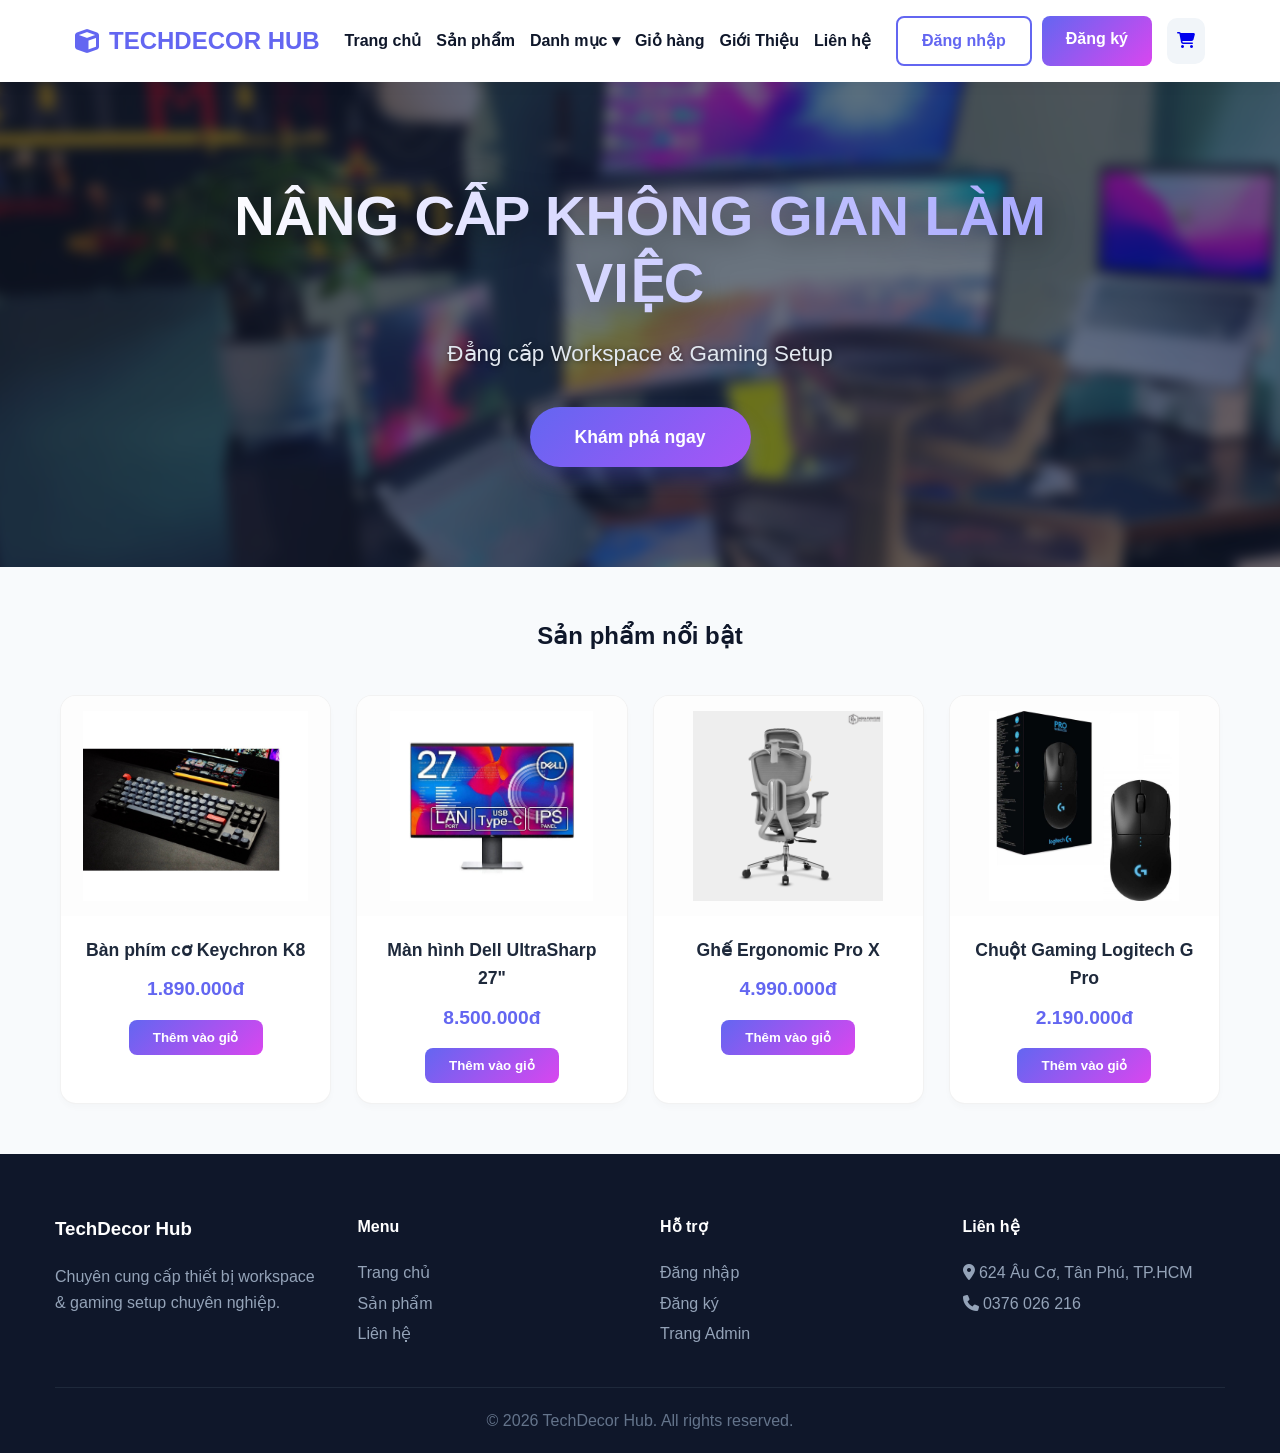
<file: index.html>
<!DOCTYPE html>
<html lang="vi">
<head>
    <meta charset="UTF-8">
    <meta name="viewport" content="width=device-width, initial-scale=1.0">
    <title>TechDecor Hub - Trang chủ</title>
    <link rel="stylesheet" href="style.css">
    <link rel="stylesheet" href="https://cdnjs.cloudflare.com/ajax/libs/font-awesome/6.4.0/css/all.min.css">
    <style>
        /* CSS FIX LỖI HIỂN THỊ */
        .hero {
            background: linear-gradient(rgba(15, 23, 42, 0.75), rgba(99, 102, 241, 0.6)),
                        url('images/banners/hero-bg.jpg') center/cover;
            color: white; padding: 100px 20px; text-align: center;
            min-height: 450px; display: flex; align-items: center; justify-content: center;
        }

        .products-grid {
            display: grid !important;
            grid-template-columns: repeat(auto-fill, minmax(260px, 1fr)) !important;
            gap: 25px !important;
            width: 100%; max-width: 1200px; margin: 40px auto; padding: 0 20px;
        }

        .product-card {
            background: #fff; border-radius: 16px; overflow: hidden;
            border: 1px solid rgba(0,0,0,0.05); transition: 0.3s;
            display: flex; flex-direction: column; box-shadow: 0 4px 6px rgba(0,0,0,0.02);
        }

        .product-card:hover { transform: translateY(-10px); box-shadow: 0 20px 25px -5px rgba(0,0,0,0.1); }

        .product-image {
            width: 100%; height: 220px; background: #fdfdfd;
            display: flex; align-items: center; justify-content: center; padding: 15px;
        }

        .product-image img { max-width: 100%; max-height: 100%; object-fit: contain; }

        /* Style cho thông báo Toast (Thay thế alert 127.0.0.1) */
        #toast-msg {
            position: fixed; bottom: 20px; right: 20px;
            background: #10b981; color: white; padding: 15px 25px;
            border-radius: 8px; box-shadow: 0 4px 12px rgba(0,0,0,0.15);
            display: none; z-index: 10000; animation: slideIn 0.3s ease;
        }
        @keyframes slideIn { from { transform: translateX(100%); } to { transform: translateX(0); } }
    </style>
</head>
<body>
    <div id="toast-msg">✅ Đã thêm vào giỏ hàng!</div>

    <header class="header">
        <div class="container">
            <nav class="navbar">
                <a href="index.html" class="logo">
                    <i class="fas fa-cube"></i> <span>TechDecor Hub</span>
                </a>
                <ul class="nav-menu">
                    <li><a href="index.html">Trang chủ</a></li>
                    <li><a href="products.html">Sản phẩm</a></li>
                    <li class="dropdown">
                        <a href="#">Danh mục ▾</a>
                        <div class="dropdown-menu">
                            <a href="products.html?category=keyboard">⌨️ Bàn phím cơ</a>
                            <a href="products.html?category=monitor">🖥️ Màn hình</a>
                            <a href="products.html?category=mouse">🖱️ Chuột</a>
                            <a href="products.html?category=chair">💺 Ghế công thái học</a>
                        </div>
                    </li>
                    <li><a href="cart.html">Giỏ hàng</a></li>
                    <li><a href="about.html">Giới Thiệu</a></li>
                    <li><a href="contact.html">Liên hệ</a></li>
                </ul>
                <div class="nav-actions">
                    <div class="auth-buttons">
                        <a href="login.html" class="btn btn-outline">Đăng nhập</a>
                        <a href="register.html" class="btn btn-primary">Đăng ký</a>
                    </div>
                    <a href="cart.html" class="cart-icon" style="position: relative;">
                        <i class="fas fa-shopping-cart"></i>
                        <span class="cart-count">0</span>
                    </a>
                </div>
            </nav>
        </div>
    </header>

    <section class="hero">
        <div class="container">
            <h1>Nâng Cấp Không Gian Làm Việc</h1>
            <p>Đẳng cấp Workspace & Gaming Setup</p>
            <a href="products.html" class="btn btn-primary">Khám phá ngay</a>
        </div>
    </section>

    <section class="products-preview">
        <h2 class="section-title" style="text-align: center; margin-top: 50px;">Sản phẩm nổi bật</h2>
        <div class="products-grid" id="featuredProducts"></div>
    </section>

    <footer class="footer" style="background: #0f172a; color: white; padding: 60px 0 20px; margin-top: 50px;">
        <div class="container">
            <div style="display: grid; grid-template-columns: repeat(auto-fit, minmax(200px, 1fr)); gap: 40px;">
                <div class="footer-section">
                    <h3>TechDecor Hub</h3>
                    <p style="color: #94a3b8; margin-top: 15px;">Chuyên cung cấp thiết bị workspace & gaming setup chuyên nghiệp.</p>
                </div>
                <div class="footer-section">
                    <h4>Menu</h4>
                    <a href="index.html" style="display:block; color:#94a3b8; text-decoration:none; margin-top:10px;">Trang chủ</a>
                    <a href="products.html" style="display:block; color:#94a3b8; text-decoration:none; margin-top:5px;">Sản phẩm</a>
                    <a href="contact.html" style="display:block; color:#94a3b8; text-decoration:none; margin-top:5px;">Liên hệ</a>
                </div>
                <div class="footer-section">
                    <h4>Hỗ trợ</h4>
                    <a href="login.html" style="display:block; color:#94a3b8; text-decoration:none; margin-top:10px;">Đăng nhập</a>
                    <a href="register.html" style="display:block; color:#94a3b8; text-decoration:none; margin-top:5px;">Đăng ký</a>
                    <a href="admin.html" style="display:block; color:#94a3b8; text-decoration:none; margin-top:5px;">Trang Admin</a>
                </div>
                <div class="footer-section">
                    <h4>Liên hệ</h4>
                    <p style="color:#94a3b8; margin-top:10px;"><i class="fas fa-map-marker-alt"></i> 624 Âu Cơ, Tân Phú, TP.HCM</p>
                    <p style="color:#94a3b8; margin-top:5px;"><i class="fas fa-phone"></i> 0376 026 216</p>
                </div>
            </div>
            <p style="text-align: center; border-top: 1px solid #1e293b; margin-top: 40px; padding-top: 20px; color: #64748b;">
                &copy; 2026 TechDecor Hub. All rights reserved.
            </p>
        </div>
    </footer>

    <script>
        // 1. Dữ liệu sản phẩm (Đường dẫn ảnh đã chuẩn hóa)
        const products = [
            { id: 1, name: "Bàn phím cơ Keychron K8", price: "1.890.000", image: "images/products/keyboard1.jpg" },
            { id: 2, name: "Màn hình Dell UltraSharp 27\"", price: "8.500.000", image: "images/products/monitor1.jpg" },
            { id: 3, name: "Ghế Ergonomic Pro X", price: "4.990.000", image: "images/products/chair1.jpg" },
            { id: 4, name: "Chuột Gaming Logitech G Pro", price: "2.190.000", image: "images/products/mouse1.jpg" }
        ];

        // 2. Cập nhật số lượng giỏ hàng
        function updateCartIcon() {
            const cart = JSON.parse(localStorage.getItem('techdecor_cart')) || [];
            const totalItems = cart.reduce((sum, item) => sum + item.quantity, 0);
            document.querySelectorAll('.cart-count').forEach(icon => {
                icon.textContent = totalItems;
                icon.style.display = totalItems > 0 ? 'flex' : 'none';
            });
        }

        // 3. Hàm Thêm vào giỏ hàng (Không Alert 127.0.0.1)
        function addToCart(productId, event) {
            event.stopPropagation(); // Chặn việc nhảy sang trang chi tiết khi bấm nút mua
            const product = products.find(p => p.id === productId);
            let cart = JSON.parse(localStorage.getItem('techdecor_cart')) || [];
            
            const idx = cart.findIndex(item => item.id === productId);
            if (idx > -1) cart[idx].quantity++;
            else cart.push({ ...product, quantity: 1 });

            localStorage.setItem('techdecor_cart', JSON.stringify(cart));
            updateCartIcon();

            // Hiển thị thông báo Toast đẹp mắt
            const toast = document.getElementById('toast-msg');
            toast.style.display = 'block';
            setTimeout(() => { toast.style.display = 'none'; }, 2000);
        }

        // 4. Khởi tạo khi trang web load xong
        document.addEventListener('DOMContentLoaded', () => {
            updateCartIcon();
            const grid = document.getElementById('featuredProducts');
            if (grid) {
                grid.innerHTML = products.map(p => `
                    <div class="product-card" onclick="window.location.href='product-detail.html?id=${p.id}'" style="cursor:pointer">
                        <div class="product-image">
                            <img src="${p.image}" alt="${p.name}" onerror="this.src='https://placehold.co/300x300?text=Sản+phẩm'">
                        </div>
                        <div class="product-info" style="padding: 20px; text-align: center;">
                            <h3 style="font-size: 1.1rem; margin-bottom: 10px; color:#1e293b;">${p.name}</h3>
                            <div style="color: #6366f1; font-weight: 800; font-size: 1.2rem; margin-bottom: 15px;">${p.price}đ</div>
                            <button class="btn btn-primary" onclick="addToCart(${p.id}, event)">Thêm vào giỏ</button>
                        </div>
                    </div>
                `).join('');
            }
        });
    </script>
</body>
</html>
</file>
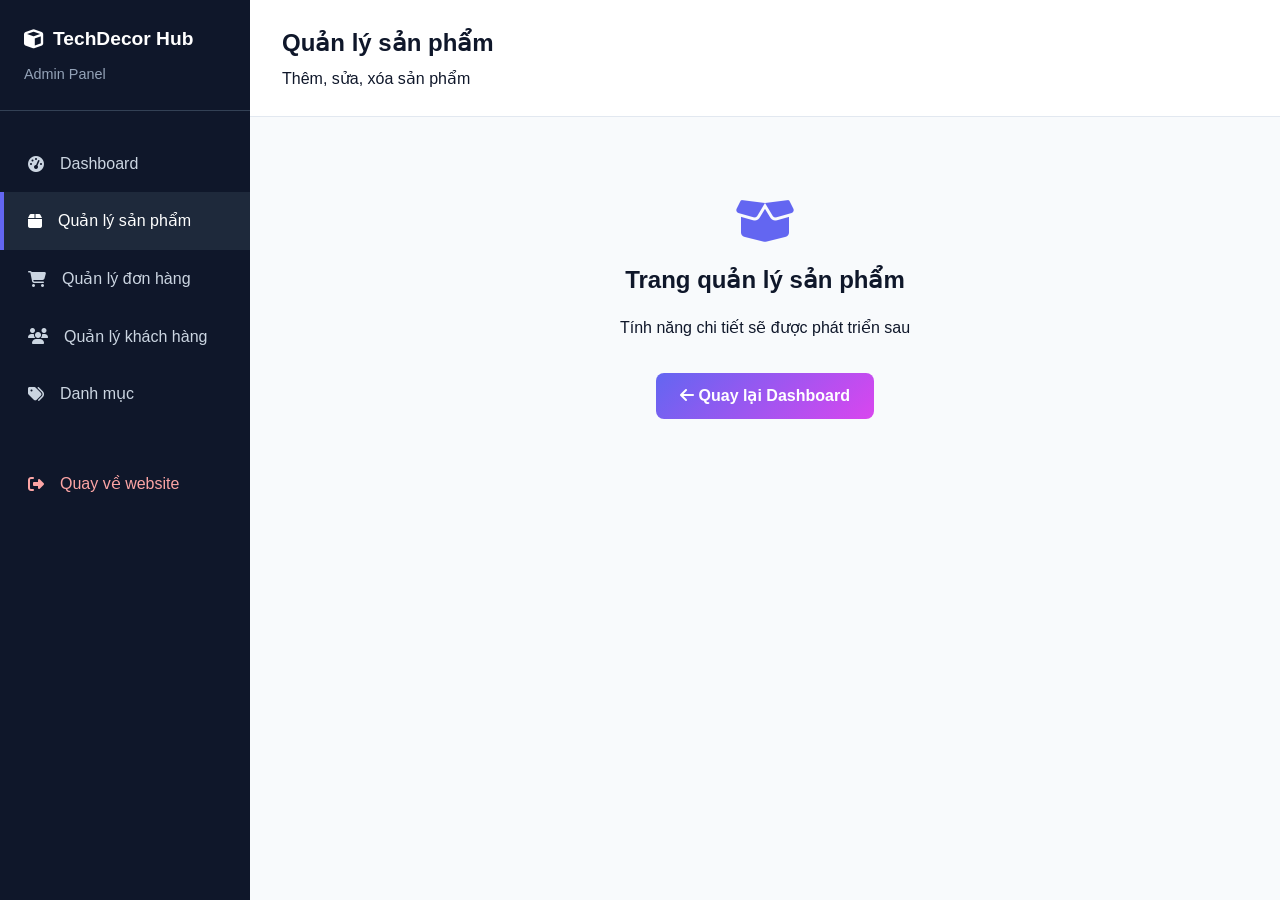
<file: admin-products.html>
<!DOCTYPE html>
<html lang="vi">
<head>
    <meta charset="UTF-8">
    <meta name="viewport" content="width=device-width, initial-scale=1.0">
    <title>Quản lý sản phẩm - Admin Panel</title>
    <link rel="stylesheet" href="style.css">
    <link rel="stylesheet" href="https://cdnjs.cloudflare.com/ajax/libs/font-awesome/6.4.0/css/all.min.css">
    <style>
        /* Copy toàn bộ CSS từ admin.html */
        .admin-container { display: flex; min-height: 100vh; background: #f8fafc; }
        .admin-sidebar { width: 250px; background: var(--dark); color: white; position: fixed; height: 100vh; }
        .admin-logo { padding: 1.5rem; border-bottom: 1px solid #334155; }
        .admin-logo a { display: flex; align-items: center; gap: 10px; color: white; text-decoration: none; font-size: 1.2rem; font-weight: bold; }
        .admin-menu { padding: 1.5rem 0; }
        .admin-menu a { display: flex; align-items: center; gap: 1rem; padding: 1rem 1.5rem; color: #cbd5e1; text-decoration: none; border-left: 4px solid transparent; transition: all 0.3s; }
        .admin-menu a:hover, .admin-menu a.active { background: #1e293b; color: white; border-left-color: var(--primary); }
        .admin-main { flex: 1; margin-left: 250px; min-height: 100vh; }
        .admin-header { background: white; padding: 1.5rem 2rem; border-bottom: 1px solid #e2e8f0; display: flex; justify-content: space-between; align-items: center; }
        .admin-content { padding: 2rem; }
        /* ... copy tiếp các CSS cần thiết ... */
    </style>
</head>
<body>
    <div class="admin-container">
        <!-- Sidebar (giống admin.html) -->
        <div class="admin-sidebar">
            <div class="admin-logo">
                <a href="index.html">
                    <i class="fas fa-cube"></i>
                    <span>TechDecor Hub</span>
                </a>
                <p style="color: #94a3b8; font-size: 0.9rem; margin-top: 0.5rem;">Admin Panel</p>
            </div>
            
            <nav class="admin-menu">
                <a href="admin.html">
                    <i class="fas fa-tachometer-alt"></i>
                    Dashboard
                </a>
                <a href="admin-products.html" class="active">
                    <i class="fas fa-box"></i>
                    Quản lý sản phẩm
                </a>
                <a href="admin-orders.html">
                    <i class="fas fa-shopping-cart"></i>
                    Quản lý đơn hàng
                </a>
                <a href="admin-customers.html">
                    <i class="fas fa-users"></i>
                    Quản lý khách hàng
                </a>
                <a href="admin-categories.html">
                    <i class="fas fa-tags"></i>
                    Danh mục
                </a>
                <a href="index.html" style="margin-top: 2rem; color: #fca5a5;">
                    <i class="fas fa-sign-out-alt"></i>
                    Quay về website
                </a>
            </nav>
        </div>
        
        <!-- Main Content -->
        <div class="admin-main">
            <div class="admin-header">
                <div>
                    <h1 style="font-size: 1.5rem;">Quản lý sản phẩm</h1>
                    <p style="color: var(--gray); margin-top: 0.25rem;">Thêm, sửa, xóa sản phẩm</p>
                </div>
            </div>
            
            <div class="admin-content">
                <div style="text-align: center; padding: 3rem;">
                    <i class="fas fa-box-open" style="font-size: 3rem; color: var(--primary); margin-bottom: 1rem;"></i>
                    <h2>Trang quản lý sản phẩm</h2>
                    <p style="color: var(--gray); margin: 1rem 0;">Tính năng chi tiết sẽ được phát triển sau</p>
                    <a href="admin.html" class="btn btn-primary" style="margin-top: 1rem;">
                        <i class="fas fa-arrow-left"></i> Quay lại Dashboard
                    </a>
                </div>
            </div>
        </div>
    </div>
</body>
</html>
</file>
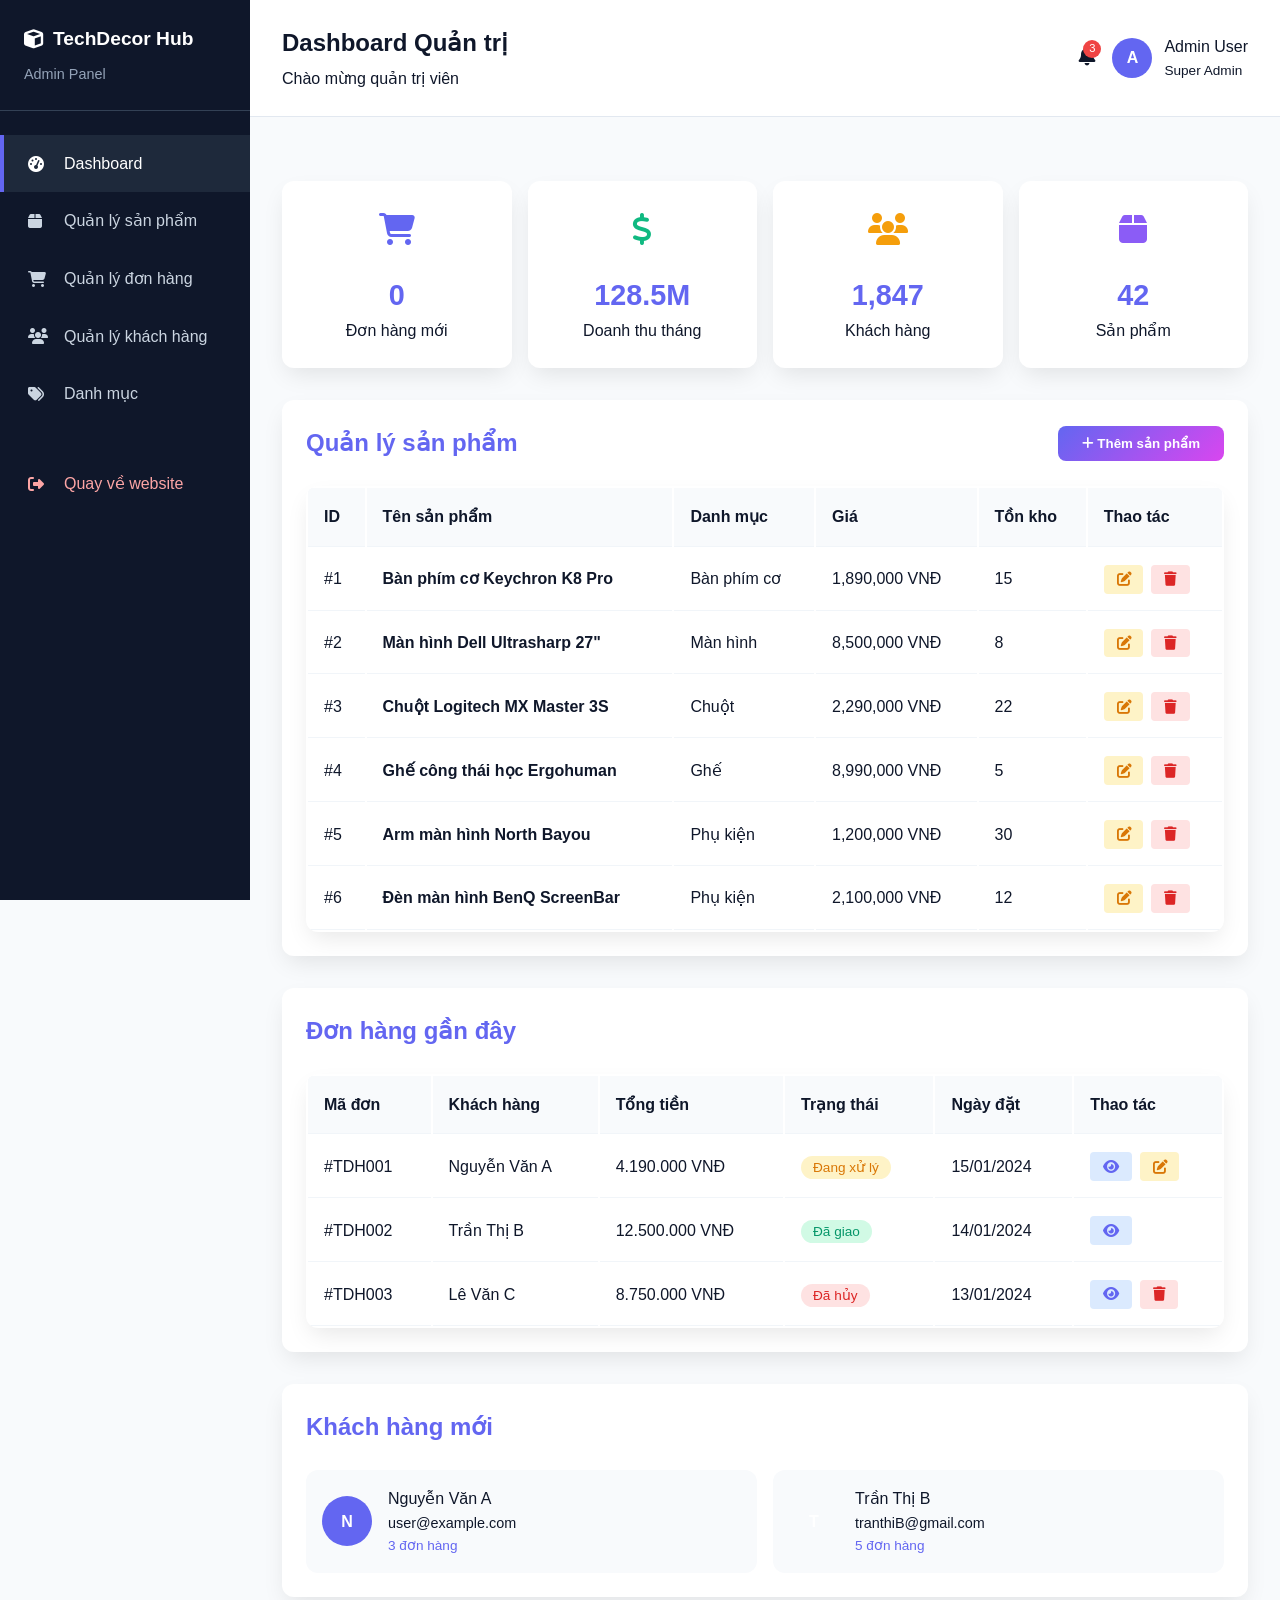
<file: admin.html>
<!DOCTYPE html>
<html lang="vi">
<head>
    <meta charset="UTF-8">
    <meta name="viewport" content="width=device-width, initial-scale=1.0">
    <title>Admin Panel - TechDecor Hub</title>
    <link rel="stylesheet" href="style.css">
    <link rel="stylesheet" href="https://cdnjs.cloudflare.com/ajax/libs/font-awesome/6.4.0/css/all.min.css">
    <style>
        .admin-container {
            display: flex;
            min-height: 100vh;
            background: #f8fafc;
        }
        
        .admin-sidebar {
            width: 250px;
            background: var(--dark);
            color: white;
            position: fixed;
            height: 100vh;
            overflow-y: auto;
        }
        
        .admin-logo {
            padding: 1.5rem;
            border-bottom: 1px solid #334155;
        }
        
        .admin-logo a {
            display: flex;
            align-items: center;
            gap: 10px;
            color: white;
            text-decoration: none;
            font-size: 1.2rem;
            font-weight: bold;
        }
        
        .admin-menu {
            padding: 1.5rem 0;
        }
        
        .admin-menu a {
            display: flex;
            align-items: center;
            gap: 1rem;
            padding: 1rem 1.5rem;
            color: #cbd5e1;
            text-decoration: none;
            border-left: 4px solid transparent;
            transition: all 0.3s;
        }
        
        .admin-menu a:hover,
        .admin-menu a.active {
            background: #1e293b;
            color: white;
            border-left-color: var(--primary);
        }
        
        .admin-menu i {
            width: 20px;
        }
        
        .admin-main {
            flex: 1;
            margin-left: 250px;
            min-height: 100vh;
        }
        
        .admin-header {
            background: white;
            padding: 1.5rem 2rem;
            border-bottom: 1px solid #e2e8f0;
            display: flex;
            justify-content: space-between;
            align-items: center;
        }
        
        .admin-content {
            padding: 2rem;
        }
        
        .stats-grid {
            display: grid;
            grid-template-columns: repeat(auto-fit, minmax(200px, 1fr));
            gap: 1rem;
            margin: 2rem 0;
        }
        
        .stat-card {
            background: white;
            padding: 1.5rem;
            border-radius: var(--radius);
            box-shadow: var(--shadow);
            text-align: center;
        }
        
        .stat-icon {
            font-size: 2rem;
            margin-bottom: 1rem;
        }
        
        .stat-value {
            font-size: 1.8rem;
            font-weight: bold;
            color: var(--primary);
        }
        
        .data-table {
            width: 100%;
            background: white;
            border-radius: var(--radius);
            overflow: hidden;
            box-shadow: var(--shadow);
            margin-top: 1.5rem;
        }
        
        .data-table th,
        .data-table td {
            padding: 1rem;
            text-align: left;
            border-bottom: 1px solid #f1f5f9;
        }
        
        .data-table th {
            background: #f8fafc;
            font-weight: 600;
        }
        
        .btn-admin {
            padding: 0.4rem 0.8rem;
            border: none;
            border-radius: 4px;
            cursor: pointer;
            font-size: 0.9rem;
            transition: all 0.3s;
        }
        
        .btn-edit {
            background: #fef3c7;
            color: #d97706;
        }
        
        .btn-edit:hover {
            background: #d97706;
            color: white;
        }
        
        .btn-delete {
            background: #fee2e2;
            color: #dc2626;
        }
        
        .btn-delete:hover {
            background: #dc2626;
            color: white;
        }
        
        .btn-view {
            background: #dbeafe;
            color: var(--primary);
        }
        
        .btn-view:hover {
            background: var(--primary);
            color: white;
        }
        
        .status-badge {
            padding: 0.25rem 0.75rem;
            border-radius: 20px;
            font-size: 0.85rem;
            font-weight: 500;
        }
        
        .status-pending {
            background: #fef3c7;
            color: #d97706;
        }
        
        .status-completed {
            background: #d1fae5;
            color: #059669;
        }
        
        .status-cancelled {
            background: #fee2e2;
            color: #dc2626;
        }
        
        .admin-actions {
            display: flex;
            gap: 0.5rem;
        }
        
        @media (max-width: 768px) {
            .admin-sidebar {
                width: 100%;
                position: static;
                height: auto;
            }
            
            .admin-main {
                margin-left: 0;
            }
            
            .stats-grid {
                grid-template-columns: 1fr;
            }
        }
    </style>
</head>
<body>
    <div class="admin-container">
        <!-- Sidebar -->
        <div class="admin-sidebar">
            <div class="admin-logo">
                <a href="index.html">
                    <i class="fas fa-cube"></i>
                    <span>TechDecor Hub</span>
                </a>
                <p style="color: #94a3b8; font-size: 0.9rem; margin-top: 0.5rem;">Admin Panel</p>
            </div>
            
            <nav class="admin-menu">
                <a href="admin.html" class="active">
                    <i class="fas fa-tachometer-alt"></i>
                    Dashboard
                </a>
                <a href="admin-products.html">
                    <i class="fas fa-box"></i>
                    Quản lý sản phẩm
                </a>
                <a href="admin-orders.html">
                    <i class="fas fa-shopping-cart"></i>
                    Quản lý đơn hàng
                </a>
                <a href="admin-customers.html">
                    <i class="fas fa-users"></i>
                    Quản lý khách hàng
                </a>
                <a href="admin-categories.html">
                    <i class="fas fa-tags"></i>
                    Danh mục
                </a>
                <a href="index.html" style="margin-top: 2rem; color: #fca5a5;">
                    <i class="fas fa-sign-out-alt"></i>
                    Quay về website
                </a>
            </nav>
        </div>
        
        <!-- Main Content -->
        <div class="admin-main">
            <!-- Header -->
            <div class="admin-header">
                <div>
                    <h1 style="font-size: 1.5rem;">Dashboard Quản trị</h1>
                    <p style="color: var(--gray); margin-top: 0.25rem;">Chào mừng quản trị viên</p>
                </div>
                
                <div style="display: flex; align-items: center; gap: 1rem;">
                    <div style="position: relative;">
                        <i class="fas fa-bell" style="font-size: 1.2rem; color: var(--dark); cursor: pointer;"></i>
                        <span style="position: absolute; top: -5px; right: -5px; background: #ef4444; color: white; border-radius: 50%; width: 18px; height: 18px; font-size: 0.7rem; display: flex; align-items: center; justify-content: center;">3</span>
                    </div>
                    
                    <div style="display: flex; align-items: center; gap: 0.75rem;">
                        <div style="width: 40px; height: 40px; background: var(--primary); border-radius: 50%; display: flex; align-items: center; justify-content: center; color: white; font-weight: bold;">A</div>
                        <div>
                            <div style="font-weight: 500;">Admin User</div>
                            <div style="font-size: 0.85rem; color: var(--gray);">Super Admin</div>
                        </div>
                    </div>
                </div>
            </div>
            
            <!-- Content -->
            <div class="admin-content">
                <!-- Stats -->
                <div class="stats-grid">
                    <div class="stat-card">
                        <div class="stat-icon" style="color: #6366f1;">
                            <i class="fas fa-shopping-cart"></i>
                        </div>
                        <div class="stat-value">24</div>
                        <p>Đơn hàng mới</p>
                    </div>
                    
                    <div class="stat-card">
                        <div class="stat-icon" style="color: #10b981;">
                            <i class="fas fa-dollar-sign"></i>
                        </div>
                        <div class="stat-value">128.5M</div>
                        <p>Doanh thu tháng</p>
                    </div>
                    
                    <div class="stat-card">
                        <div class="stat-icon" style="color: #f59e0b;">
                            <i class="fas fa-users"></i>
                        </div>
                        <div class="stat-value">1,847</div>
                        <p>Khách hàng</p>
                    </div>
                    
                    <div class="stat-card">
                        <div class="stat-icon" style="color: #8b5cf6;">
                            <i class="fas fa-box"></i>
                        </div>
                        <div class="stat-value">42</div>
                        <p>Sản phẩm</p>
                    </div>
                </div>
                
                <!-- Product Management -->
                <div style="background: white; padding: 1.5rem; border-radius: var(--radius); box-shadow: var(--shadow); margin-top: 2rem;">
                    <div style="display: flex; justify-content: space-between; align-items: center; margin-bottom: 1.5rem;">
                        <h2 style="color: var(--primary);">Quản lý sản phẩm</h2>
                        <button class="btn btn-primary" onclick="addNewProduct()">
                            <i class="fas fa-plus"></i> Thêm sản phẩm
                        </button>
                    </div>
                    
                    <table class="data-table">
                        <thead>
                            <tr>
                                <th>ID</th>
                                <th>Tên sản phẩm</th>
                                <th>Danh mục</th>
                                <th>Giá</th>
                                <th>Tồn kho</th>
                                <th>Thao tác</th>
                            </tr>
                        </thead>
                        <tbody id="adminProductsTable">
                            <!-- Sản phẩm sẽ được load bằng JS -->
                        </tbody>
                    </table>
                </div>
                
                <!-- Order Management -->
                <div style="background: white; padding: 1.5rem; border-radius: var(--radius); box-shadow: var(--shadow); margin-top: 2rem;">
                    <h2 style="color: var(--primary); margin-bottom: 1.5rem;">Đơn hàng gần đây</h2>
                    
                    <table class="data-table">
                        <thead>
                            <tr>
                                <th>Mã đơn</th>
                                <th>Khách hàng</th>
                                <th>Tổng tiền</th>
                                <th>Trạng thái</th>
                                <th>Ngày đặt</th>
                                <th>Thao tác</th>
                            </tr>
                        </thead>
                        <tbody>
                            <tr>
                                <td>#TDH001</td>
                                <td>Nguyễn Văn A</td>
                                <td>4.190.000 VNĐ</td>
                                <td><span class="status-badge status-pending">Đang xử lý</span></td>
                                <td>15/01/2024</td>
                                <td>
                                    <div class="admin-actions">
                                        <button class="btn-admin btn-view" onclick="viewOrder('TDH001')">
                                            <i class="fas fa-eye"></i>
                                        </button>
                                        <button class="btn-admin btn-edit" onclick="editOrder('TDH001')">
                                            <i class="fas fa-edit"></i>
                                        </button>
                                    </div>
                                </td>
                            </tr>
                            <tr>
                                <td>#TDH002</td>
                                <td>Trần Thị B</td>
                                <td>12.500.000 VNĐ</td>
                                <td><span class="status-badge status-completed">Đã giao</span></td>
                                <td>14/01/2024</td>
                                <td>
                                    <div class="admin-actions">
                                        <button class="btn-admin btn-view">
                                            <i class="fas fa-eye"></i>
                                        </button>
                                    </div>
                                </td>
                            </tr>
                            <tr>
                                <td>#TDH003</td>
                                <td>Lê Văn C</td>
                                <td>8.750.000 VNĐ</td>
                                <td><span class="status-badge status-cancelled">Đã hủy</span></td>
                                <td>13/01/2024</td>
                                <td>
                                    <div class="admin-actions">
                                        <button class="btn-admin btn-view">
                                            <i class="fas fa-eye"></i>
                                        </button>
                                        <button class="btn-admin btn-delete" onclick="deleteOrder('TDH003')">
                                            <i class="fas fa-trash"></i>
                                        </button>
                                    </div>
                                </td>
                            </tr>
                        </tbody>
                    </table>
                </div>
                
                <!-- Recent Customers -->
                <div style="background: white; padding: 1.5rem; border-radius: var(--radius); box-shadow: var(--shadow); margin-top: 2rem;">
                    <h2 style="color: var(--primary); margin-bottom: 1.5rem;">Khách hàng mới</h2>
                    
                    <div style="display: grid; grid-template-columns: repeat(auto-fit, minmax(250px, 1fr)); gap: 1rem;">
                        <div style="display: flex; align-items: center; gap: 1rem; padding: 1rem; background: #f8fafc; border-radius: var(--radius);">
                            <div style="width: 50px; height: 50px; background: var(--primary); border-radius: 50%; display: flex; align-items: center; justify-content: center; color: white; font-weight: bold;">N</div>
                            <div>
                                <div style="font-weight: 500;">Nguyễn Văn A</div>
                                <div style="font-size: 0.9rem; color: var(--gray);">user@example.com</div>
                                <div style="font-size: 0.85rem; color: var(--primary);">3 đơn hàng</div>
                            </div>
                        </div>
                        
                        <div style="display: flex; align-items: center; gap: 1rem; padding: 1rem; background: #f8fafc; border-radius: var(--radius);">
                            <div style="width: 50px; height: 50px; background: var(--secondary); border-radius: 50%; display: flex; align-items: center; justify-content: center; color: white; font-weight: bold;">T</div>
                            <div>
                                <div style="font-weight: 500;">Trần Thị B</div>
                                <div style="font-size: 0.9rem; color: var(--gray);">tranthiB@gmail.com</div>
                                <div style="font-size: 0.85rem; color: var(--primary);">5 đơn hàng</div>
                            </div>
                        </div>
                    </div>
                </div>
            </div>
        </div>
    </div>

    <!-- Add Product Modal -->
    <div id="addProductModal" style="display: none; position: fixed; top: 0; left: 0; width: 100%; height: 100%; background: rgba(0,0,0,0.5); z-index: 1000; align-items: center; justify-content: center;">
        <div style="background: white; width: 90%; max-width: 500px; border-radius: var(--radius); padding: 2rem;">
            <div style="display: flex; justify-content: space-between; align-items: center; margin-bottom: 1.5rem;">
                <h3 style="color: var(--primary);">Thêm sản phẩm mới</h3>
                <button onclick="closeModal()" style="background: none; border: none; font-size: 1.5rem; cursor: pointer; color: var(--gray);">&times;</button>
            </div>
            
            <form id="productForm">
                <div class="form-group">
                    <label>Tên sản phẩm *</label>
                    <input type="text" required style="width: 100%; padding: 0.8rem; border: 1px solid var(--light-gray); border-radius: var(--radius);">
                </div>
                
                <div class="form-group">
                    <label>Danh mục *</label>
                    <select required style="width: 100%; padding: 0.8rem; border: 1px solid var(--light-gray); border-radius: var(--radius);">
                        <option value="">Chọn danh mục</option>
                        <option value="keyboard">Bàn phím cơ</option>
                        <option value="monitor">Màn hình</option>
                        <option value="mouse">Chuột</option>
                        <option value="chair">Ghế</option>
                        <option value="accessory">Phụ kiện</option>
                    </select>
                </div>
                
                <div style="display: grid; grid-template-columns: 1fr 1fr; gap: 1rem;">
                    <div class="form-group">
                        <label>Giá (VNĐ) *</label>
                        <input type="number" required min="0" style="width: 100%; padding: 0.8rem; border: 1px solid var(--light-gray); border-radius: var(--radius);">
                    </div>
                    
                    <div class="form-group">
                        <label>Số lượng *</label>
                        <input type="number" required min="0" style="width: 100%; padding: 0.8rem; border: 1px solid var(--light-gray); border-radius: var(--radius);">
                    </div>
                </div>
                
                <div class="form-group">
                    <label>Mô tả</label>
                    <textarea rows="3" style="width: 100%; padding: 0.8rem; border: 1px solid var(--light-gray); border-radius: var(--radius);"></textarea>
                </div>
                
                <div style="display: flex; gap: 1rem; margin-top: 1.5rem;">
                    <button type="button" class="btn btn-outline" onclick="closeModal()" style="flex: 1;">Hủy</button>
                    <button type="submit" class="btn btn-primary" style="flex: 1;">Lưu sản phẩm</button>
                </div>
            </form>
        </div>
    </div>

    <script src="script.js"></script>
    <script>
        document.addEventListener('DOMContentLoaded', function() {
            loadAdminProducts();
            loadAdminOrders();
        });
        
        function loadAdminProducts() {
            const products = [
                {id: 1, name: "Bàn phím cơ Keychron K8 Pro", category: "keyboard", price: 1890000, stock: 15},
                {id: 2, name: "Màn hình Dell Ultrasharp 27\"", category: "monitor", price: 8500000, stock: 8},
                {id: 3, name: "Chuột Logitech MX Master 3S", category: "mouse", price: 2290000, stock: 22},
                {id: 4, name: "Ghế công thái học Ergohuman", category: "chair", price: 8990000, stock: 5},
                {id: 5, name: "Arm màn hình North Bayou", category: "accessory", price: 1200000, stock: 30},
                {id: 6, name: "Đèn màn hình BenQ ScreenBar", category: "accessory", price: 2100000, stock: 12}
            ];
            
            const table = document.getElementById('adminProductsTable');
            table.innerHTML = products.map(product => `
                <tr>
                    <td>#${product.id}</td>
                    <td><strong>${product.name}</strong></td>
                    <td>${getCategoryName(product.category)}</td>
                    <td>${product.price.toLocaleString()} VNĐ</td>
                    <td>${product.stock}</td>
                    <td>
                        <div class="admin-actions">
                            <button class="btn-admin btn-edit" onclick="editProduct(${product.id})">
                                <i class="fas fa-edit"></i>
                            </button>
                            <button class="btn-admin btn-delete" onclick="deleteProduct(${product.id})">
                                <i class="fas fa-trash"></i>
                            </button>
                        </div>
                    </td>
                </tr>
            `).join('');
        }
        
        function loadAdminOrders() {
            // Load orders from localStorage
            const orders = JSON.parse(localStorage.getItem('techdecor_orders')) || [];
            
            // Update order count in stats
            document.querySelector('.stat-value').textContent = orders.length;
        }
        
        function getCategoryName(category) {
            const categories = {
                keyboard: 'Bàn phím cơ',
                monitor: 'Màn hình',
                mouse: 'Chuột',
                chair: 'Ghế',
                accessory: 'Phụ kiện'
            };
            return categories[category] || category;
        }
        
        function addNewProduct() {
            document.getElementById('addProductModal').style.display = 'flex';
        }
        
        function closeModal() {
            document.getElementById('addProductModal').style.display = 'none';
        }
        
        function editProduct(id) {
            showNotification(`Chỉnh sửa sản phẩm #${id}`, 'info');
            addNewProduct();
        }
        
        function deleteProduct(id) {
            if (confirm('Bạn có chắc muốn xóa sản phẩm này?')) {
                showNotification(`Đã xóa sản phẩm #${id}`, 'success');
                setTimeout(() => loadAdminProducts(), 500);
            }
        }
        
        function viewOrder(orderId) {
            showNotification(`Xem chi tiết đơn hàng ${orderId}`, 'info');
        }
        
        function editOrder(orderId) {
            showNotification(`Chỉnh sửa đơn hàng ${orderId}`, 'info');
        }
        
        function deleteOrder(orderId) {
            if (confirm('Bạn có chắc muốn xóa đơn hàng này?')) {
                showNotification(`Đã xóa đơn hàng ${orderId}`, 'success');
            }
        }
        
        // Handle form submission
        document.getElementById('productForm')?.addEventListener('submit', function(e) {
            e.preventDefault();
            showNotification('Đã thêm sản phẩm mới thành công!', 'success');
            closeModal();
            setTimeout(() => loadAdminProducts(), 500);
        });
        
        // Show notification function
        function showNotification(message, type = 'info') {
            const notification = document.createElement('div');
            notification.className = `notification ${type}`;
            notification.innerHTML = `
                <span>${message}</span>
                <button onclick="this.parentElement.remove()" style="background:none; border:none; font-size:1.2rem; cursor:pointer; color:#64748b;">×</button>
            `;
            
            // Add styles if not exists
            if (!document.querySelector('#notification-styles')) {
                const style = document.createElement('style');
                style.id = 'notification-styles';
                style.textContent = `
                    .notification {
                        position: fixed;
                        top: 20px;
                        right: 20px;
                        background: white;
                        padding: 1rem 1.5rem;
                        border-radius: 8px;
                        box-shadow: 0 4px 12px rgba(0,0,0,0.15);
                        display: flex;
                        align-items: center;
                        gap: 1rem;
                        z-index: 9999;
                        animation: slideIn 0.3s ease;
                    }
                    .notification.success {
                        border-left: 4px solid #10b981;
                    }
                    .notification.info {
                        border-left: 4px solid #6366f1;
                    }
                    @keyframes slideIn {
                        from { transform: translateX(100%); opacity: 0; }
                        to { transform: translateX(0); opacity: 1; }
                    }
                `;
                document.head.appendChild(style);
            }
            
            document.body.appendChild(notification);
            setTimeout(() => {
                if (notification.parentElement) {
                    notification.remove();
                }
            }, 3000);
        }
        
        // Make function global
        window.showNotification = showNotification;
    </script>
</body>
</html>
</file>
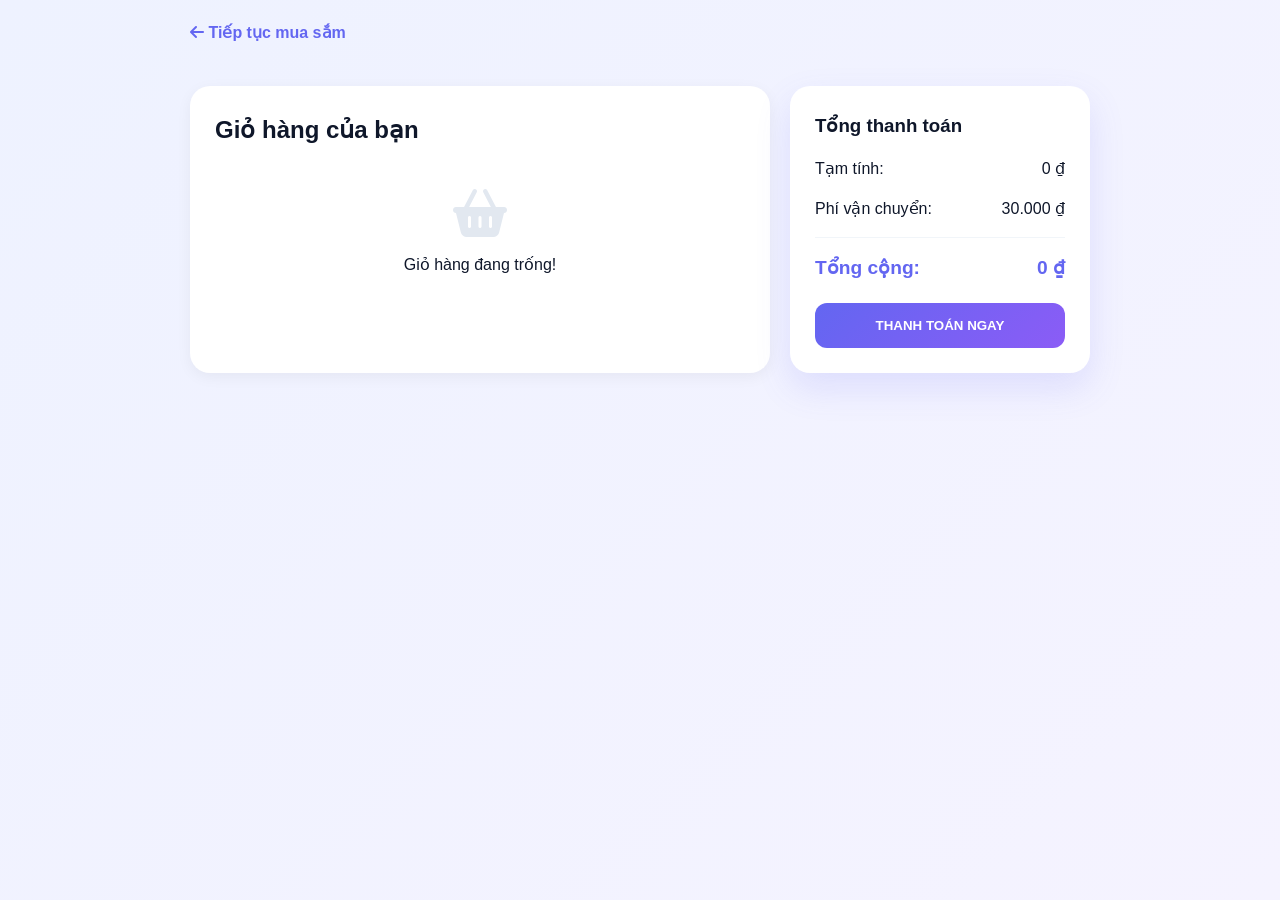
<file: cart.html>
<!DOCTYPE html>
<html lang="vi">
<head>
    <meta charset="UTF-8">
    <title>Giỏ hàng - TechDecor Hub</title>
    <link rel="stylesheet" href="style.css">
    <link rel="stylesheet" href="https://cdnjs.cloudflare.com/ajax/libs/font-awesome/6.4.0/css/all.min.css">
    <style>
        :root { --primary: #6366f1; }
        body { 
            font-family: 'Segoe UI', sans-serif;
            background: linear-gradient(135deg, #eef2ff, #f5f3ff); 
            margin: 0; 
            padding: 20px; 
            min-height: 100vh;
        }
        .cart-wrapper { max-width: 900px; margin: 40px auto; display: grid; grid-template-columns: 1fr 300px; gap: 20px; }
        .cart-list { background: white; padding: 25px; border-radius: 20px; box-shadow: 0 4px 15px rgba(0,0,0,0.05); }
        .cart-item { display: flex; align-items: center; justify-content: space-between; padding: 15px 0; border-bottom: 1px solid #f1f5f9; }
        .cart-item img { width: 80px; height: 80px; border-radius: 12px; object-fit: cover; background: #f8fafc; }
        .qty-btn { background: #f1f5f9; border: none; width: 30px; height: 30px; border-radius: 8px; cursor: pointer; transition: 0.2s; }
        .qty-btn:hover { background: #e2e8f0; }
        
        .summary { background: white; padding: 25px; border-radius: 20px; height: fit-content; box-shadow: 0 15px 35px rgba(99, 102, 241, 0.15); position: sticky; top: 20px; }
        .checkout-btn { 
            background: linear-gradient(135deg, #6366f1, #8b5cf6); 
            color: white; border: none; width: 100%; padding: 15px; 
            border-radius: 12px; font-weight: bold; cursor: pointer; 
            margin-top: 20px; transition: 0.3s;
        }
        .checkout-btn:hover { transform: translateY(-3px); box-shadow: 0 8px 20px rgba(99, 102, 241, 0.4); opacity: 0.9; }
        .checkout-btn:active { transform: translateY(-1px); }

        @media (max-width: 768px) {
            .cart-wrapper { grid-template-columns: 1fr; }
        }
        .toast-msg {
        position: fixed;
        bottom: 20px;
        left: 50%;
        transform: translateX(-50%);
        background: #333;
        color: white;
        padding: 10px 20px;
        border-radius: 5px;
        animation: slideUp 0.5s ease-out;
    }
    @keyframes slideUp {
        from { bottom: -50px; opacity: 0; }
        to { bottom: 20px; opacity: 1; }
    }
    </style>
</head>
<body>
    <div style="max-width:900px; margin:0 auto;">
        <a href="products.html" style="text-decoration: none; color: var(--primary); font-weight: 600;">
            <i class="fas fa-arrow-left"></i> Tiếp tục mua sắm
        </a>
    </div>
    
    <div class="cart-wrapper">
        <div class="cart-list" id="cartContainer">
            <h2>Giỏ hàng của bạn</h2>
            <div id="itemList"></div>
        </div>

        <div class="summary">
            <h3>Tổng thanh toán</h3>
            <div style="display: flex; justify-content: space-between; margin: 15px 0;">
                <span>Tạm tính:</span> <span id="subtotal">0 ₫</span>
            </div>
            <div style="display: flex; justify-content: space-between; margin: 15px 0;">
                <span>Phí vận chuyển:</span> <span>30.000 ₫</span>
            </div>
            <hr style="border: none; border-top: 1px solid #f1f5f9;">
            <div style="display: flex; justify-content: space-between; font-weight: 800; color: var(--primary); font-size: 1.2rem; margin-top: 15px;">
                <span>Tổng cộng:</span> <span id="totalPrice">0 ₫</span>
            </div>
            
            <button class="checkout-btn" onclick="goToCheckout()">THANH TOÁN NGAY</button>
        </div>
    </div>

    <script>
        // 1. Hàm hiển thị giỏ hàng
        function renderCartPage() {
            const cart = JSON.parse(localStorage.getItem('techdecor_cart')) || [];
            const container = document.getElementById('itemList');
            let subtotal = 0;

            if (cart.length === 0) {
                container.innerHTML = `
                    <div style="text-align:center; padding:40px;">
                        <i class="fas fa-shopping-basket fa-3x" style="color:#e2e8f0; margin-bottom:15px;"></i>
                        <p>Giỏ hàng đang trống!</p>
                    </div>`;
                document.getElementById('subtotal').innerText = "0 ₫";
                document.getElementById('totalPrice').innerText = "0 ₫";
                return;
            }

            container.innerHTML = cart.map(item => {
                subtotal += item.price * item.quantity;
                return `
                    <div class="cart-item">
                        <div style="display:flex; align-items:center; gap:15px;">
                            <img src="${item.image || 'https://via.placeholder.com/80'}" alt="">
                            <div>
                                <h4 style="margin:0">${item.name}</h4>
                                <p style="color:var(--primary); font-weight:bold; margin:5px 0;">${item.price.toLocaleString()} ₫</p>
                            </div>
                        </div>
                        <div style="display:flex; align-items:center; gap:15px;">
                            <div style="display:flex; align-items:center; gap:10px;">
                                <button class="qty-btn" onclick="updateQuantity('${item.id}', -1)">-</button>
                                <span style="font-weight:600; min-width:20px; text-align:center">${item.quantity}</span>
                                <button class="qty-btn" onclick="updateQuantity('${item.id}', 1)">+</button>
                            </div>
                            <button onclick="removeFromCart('${item.id}')" style="border:none; background:none; color:#ef4444; cursor:pointer; font-size:1.1rem;">
                                <i class="fas fa-trash-alt"></i>
                            </button>
                        </div>
                    </div>
                `;
            }).join('');

            document.getElementById('subtotal').innerText = subtotal.toLocaleString() + " ₫";
            document.getElementById('totalPrice').innerText = (subtotal + 30000).toLocaleString() + " ₫";
        }

        // 2. Hàm cập nhật số lượng
        function updateQuantity(id, change) {
            let cart = JSON.parse(localStorage.getItem('techdecor_cart')) || [];
            const itemIndex = cart.findIndex(item => item.id == id);
            
            if (itemIndex > -1) {
                cart[itemIndex].quantity += change;
                if (cart[itemIndex].quantity < 1) cart[itemIndex].quantity = 1;
                localStorage.setItem('techdecor_cart', JSON.stringify(cart));
                renderCartPage();
            }
        }

        // 3. Hàm xóa sản phẩm
        function removeFromCart(id) {
            let cart = JSON.parse(localStorage.getItem('techdecor_cart')) || [];
            cart = cart.filter(item => item.id != id);
            localStorage.setItem('techdecor_cart', JSON.stringify(cart));
            renderCartPage();

            // Tạo thông báo nhỏ
            const toast = document.createElement('div');
            toast.className = 'toast-msg';
            toast.innerText = 'Đã xóa sản phẩm khỏi giỏ hàng';
            document.body.appendChild(toast);
            
            // Tự biến mất sau 2 giây
            setTimeout(() => toast.remove(), 2000);
        }

        // 4. QUAN TRỌNG: Hàm chuyển sang trang thanh toán
        function goToCheckout() {
            const cart = JSON.parse(localStorage.getItem('techdecor_cart')) || [];
            
            if (cart.length === 0) {
                alert("Giỏ hàng của bạn đang trống!");
                return;
            }

            // Kiểm tra đăng nhập (nếu cần)
            const user = localStorage.getItem('currentUser');
            if (!user) {
                if (confirm("Bạn cần đăng nhập để thanh toán. Đi tới trang đăng nhập?")) {
                    window.location.href = 'login.html';
                }
                return;
            }

            // Chuyển hướng
            window.location.href = 'checkout.html';
        }

        // Chạy khi trang load
        renderCartPage();
    </script>
</body>
</html>
</file>
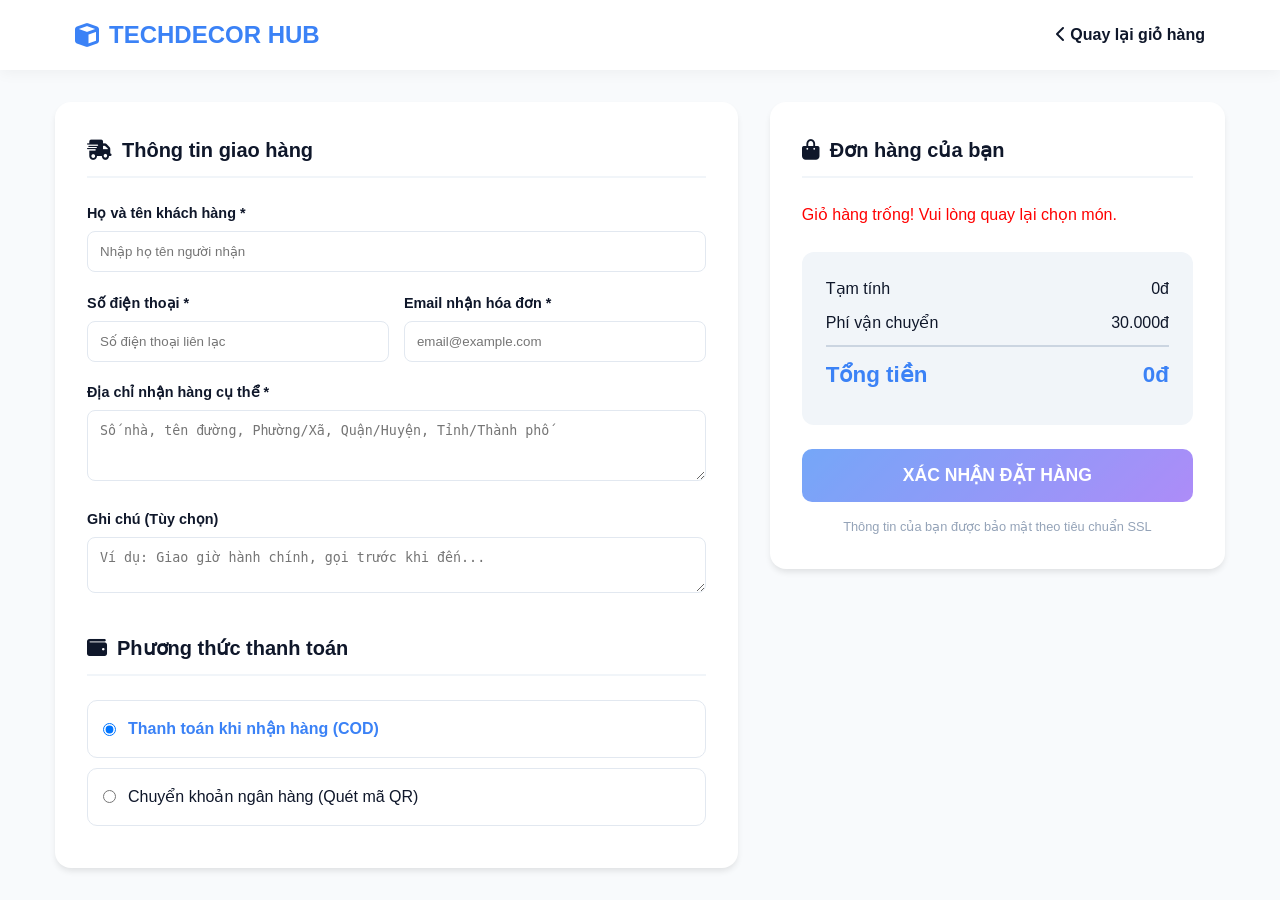
<file: checkout.html>
<!DOCTYPE html>
<html lang="vi">
<head>
    <meta charset="UTF-8">
    <meta name="viewport" content="width=device-width, initial-scale=1.0">
    <title>Thanh toán - TechDecor Hub</title>
    <link rel="stylesheet" href="style.css">
    <link rel="stylesheet" href="https://cdnjs.cloudflare.com/ajax/libs/font-awesome/6.4.0/css/all.min.css">
    <style>
        :root {
            --primary: #3b82f6;
            --secondary: #8b5cf6;
            --bg: #f8fafc;
        }

        body { background-color: var(--bg); font-family: 'Inter', sans-serif; }

        .checkout-grid {
            display: grid;
            grid-template-columns: 1.5fr 1fr;
            gap: 2rem;
            margin-top: 2rem;
        }

        .checkout-card {
            background: white;
            padding: 2rem;
            border-radius: 16px;
            box-shadow: 0 4px 6px -1px rgba(0, 0, 0, 0.1);
        }

        .section-title {
            display: flex;
            align-items: center;
            gap: 10px;
            margin-bottom: 1.5rem;
            font-size: 1.25rem;
            color: var(--dark);
            border-bottom: 2px solid #f1f5f9;
            padding-bottom: 10px;
        }

        .form-row { display: grid; grid-template-columns: 1fr 1fr; gap: 15px; }

        .input-group { margin-bottom: 1.2rem; }
        .input-group label { display: block; margin-bottom: 6px; font-weight: 600; font-size: 0.9rem; }
        .input-group input, .input-group textarea {
            width: 100%;
            padding: 12px;
            border: 1.5px solid #e2e8f0;
            border-radius: 8px;
            transition: 0.3s;
        }
        .input-group input:focus { border-color: var(--primary); outline: none; box-shadow: 0 0 0 3px rgba(59, 130, 246, 0.1); }

        /* Phương thức thanh toán */
        .payment-method {
            border: 1.5px solid #e2e8f0;
            border-radius: 10px;
            padding: 15px;
            margin-bottom: 10px;
            cursor: pointer;
            display: flex;
            align-items: center;
            gap: 12px;
            transition: 0.3s;
        }
        .payment-method:hover { background: #f8fafc; }
        .payment-method input[type="radio"]:checked + span { font-weight: bold; color: var(--primary); }

        /* Tóm tắt đơn hàng */
        .order-item {
            display: flex;
            justify-content: space-between;
            align-items: center;
            padding: 10px 0;
            border-bottom: 1px dashed #e2e8f0;
        }

        .price-summary {
            background: #f1f5f9;
            padding: 1.5rem;
            border-radius: 12px;
            margin-top: 1.5rem;
        }

        .price-row { display: flex; justify-content: space-between; margin-bottom: 8px; }
        .price-total { font-size: 1.4rem; font-weight: bold; color: var(--primary); margin-top: 10px; border-top: 2px solid #cbd5e1; padding-top: 10px; }

        .btn-order {
            width: 100%;
            padding: 1rem;
            background: linear-gradient(135deg, var(--primary), var(--secondary));
            color: white;
            border: none;
            border-radius: 10px;
            font-size: 1.1rem;
            font-weight: bold;
            cursor: pointer;
            margin-top: 1.5rem;
            transition: 0.3s;
        }
        .btn-order:hover { transform: translateY(-2px); box-shadow: 0 10px 15px rgba(59, 130, 246, 0.3); }
        .btn-order:disabled { opacity: 0.7; cursor: not-allowed; }

        @media (max-width: 992px) { .checkout-grid { grid-template-columns: 1fr; } .form-row { grid-template-columns: 1fr; } }
    </style>
</head>
<body>
    <header class="header">
        <div class="container">
            <nav class="navbar">
                <a href="index.html" class="logo">
                    <i class="fas fa-cube"></i>
                    <span>TechDecor Hub</span>
                </a>
                <ul class="nav-menu">
                    <li><a href="cart.html"><i class="fas fa-chevron-left"></i> Quay lại giỏ hàng</a></li>
                </ul>
            </nav>
        </div>
    </header>

    <div class="container">
        <div class="checkout-grid">
            <div class="checkout-card">
                <h3 class="section-title"><i class="fas fa-shipping-fast"></i> Thông tin giao hàng</h3>
                <form id="checkoutForm">
                    <div class="input-group">
                        <label>Họ và tên khách hàng *</label>
                        <input type="text" id="fullname" placeholder="Nhập họ tên người nhận" required>
                    </div>

                    <div class="form-row">
                        <div class="input-group">
                            <label>Số điện thoại *</label>
                            <input type="tel" id="phone" placeholder="Số điện thoại liên lạc" required>
                        </div>
                        <div class="input-group">
                            <label>Email nhận hóa đơn *</label>
                            <input type="email" id="email" placeholder="email@example.com" required>
                        </div>
                    </div>

                    <div class="input-group">
                        <label>Địa chỉ nhận hàng cụ thể *</label>
                        <textarea id="address" rows="3" placeholder="Số nhà, tên đường, Phường/Xã, Quận/Huyện, Tỉnh/Thành phố" required></textarea>
                    </div>

                    <div class="input-group">
                        <label>Ghi chú (Tùy chọn)</label>
                        <textarea id="note" rows="2" placeholder="Ví dụ: Giao giờ hành chính, gọi trước khi đến..."></textarea>
                    </div>

                    <h3 class="section-title" style="margin-top: 2rem;"><i class="fas fa-wallet"></i> Phương thức thanh toán</h3>
                    <label class="payment-method">
                        <input type="radio" name="payment" value="COD" checked>
                        <span>Thanh toán khi nhận hàng (COD)</span>
                    </label>
                    <label class="payment-method">
                        <input type="radio" name="payment" value="BANK">
                        <span>Chuyển khoản ngân hàng (Quét mã QR)</span>
                    </label>
                </form>
            </div>

            <div class="checkout-card" style="height: fit-content;">
                <h3 class="section-title"><i class="fas fa-shopping-bag"></i> Đơn hàng của bạn</h3>
                <div id="orderList">
                    </div>

                <div class="price-summary">
                    <div class="price-row">
                        <span>Tạm tính</span>
                        <span id="subtotal">0đ</span>
                    </div>
                    <div class="price-row">
                        <span>Phí vận chuyển</span>
                        <span>30.000đ</span>
                    </div>
                    <div class="price-row price-total">
                        <span>Tổng tiền</span>
                        <span id="totalBill">0đ</span>
                    </div>
                </div>

                <button class="btn-order" id="placeOrderBtn" onclick="processOrder()">
                    XÁC NHẬN ĐẶT HÀNG
                </button>
                <p style="text-align: center; font-size: 0.8rem; color: #94a3b8; margin-top: 15px;">
                    Thông tin của bạn được bảo mật theo tiêu chuẩn SSL
                </p>
            </div>
        </div>
    </div>

    <script>
       document.addEventListener('DOMContentLoaded', function() {
        // Lấy dữ liệu từ "túi" LocalStorage
        const data = localStorage.getItem('currentUser');
        console.log("Dữ liệu tìm thấy trong máy:", data); // Dòng này để kiểm tra

        if (data) {
            // Chuyển từ chuỗi chữ sang dạng đối tượng (Object)
            const user = JSON.parse(data);
            
            // Điền vào ô Họ tên (phải trùng ID là 'fullname')
            const inputName = document.getElementById('fullname');
            if (inputName) {
                inputName.value = user.name || ''; 
                console.log("Đã điền tên:", user.name);
            }

            // Điền vào ô Email (phải trùng ID là 'email')
            const inputEmail = document.getElementById('email');
            if (inputEmail) {
                inputEmail.value = user.email || '';
                console.log("Đã điền email:", user.email);
            }
        } else {
            console.warn("Chưa có ai đăng nhập cả!");
        }

        // Sau đó mới chạy hàm hiện sản phẩm
        renderOrder();
    });

        function renderOrder() {
            const cart = JSON.parse(localStorage.getItem('techdecor_cart')) || [];
            const listContainer = document.getElementById('orderList');
            let subtotal = 0;

            if (cart.length === 0) {
                listContainer.innerHTML = '<p style="color:red">Giỏ hàng trống! Vui lòng quay lại chọn món.</p>';
                document.getElementById('placeOrderBtn').disabled = true;
                return;
            }

            listContainer.innerHTML = cart.map(item => {
                const itemTotal = item.price * item.quantity;
                subtotal += itemTotal;
                return `
                    <div class="order-item">
                        <div>
                            <strong>${item.name}</strong>
                            <div style="font-size: 0.85rem; color: #64748b;">Số lượng: ${item.quantity}</div>
                        </div>
                        <span>${itemTotal.toLocaleString()}đ</span>
                    </div>
                `;
            }).join('');

            document.getElementById('subtotal').innerText = subtotal.toLocaleString() + 'đ';
            document.getElementById('totalBill').innerText = (subtotal + 30000).toLocaleString() + 'đ';
        }

        function processOrder() {
            // 3. Kiểm tra thông tin (Validation)
            const form = document.getElementById('checkoutForm');
            if (!form.checkValidity()) {
                form.reportValidity();
                return;
            }

            const btn = document.getElementById('placeOrderBtn');
            btn.innerHTML = '<i class="fas fa-spinner fa-spin"></i> ĐANG XỬ LÝ...';
            btn.disabled = true;

            // 4. Tạo dữ liệu đơn hàng
            const cart = JSON.parse(localStorage.getItem('techdecor_cart'));
            const orders = JSON.parse(localStorage.getItem('techdecor_orders')) || [];
            
            const newOrder = {
                orderId: 'TD' + Date.now().toString().slice(-6),
                customer: document.getElementById('fullname').value,
                phone: document.getElementById('phone').value,
                address: document.getElementById('address').value,
                payment: document.querySelector('input[name="payment"]:checked').value,
                items: cart,
                total: parseInt(document.getElementById('totalBill').innerText.replace(/\D/g,'')),
                date: new Date().toLocaleString('vi-VN'),
                status: 'Chờ xử lý'
            };

            // 5. Lưu và chuyển hướng
            setTimeout(() => {
                orders.push(newOrder);
                localStorage.setItem('techdecor_orders', JSON.stringify(orders));
                localStorage.removeItem('techdecor_cart'); // Xóa giỏ hàng

                alert('🎉 Chúc mừng! Đơn hàng ' + newOrder.orderId + ' đã đặt thành công.');
                window.location.href = 'index.html';
            }, 1500);
        }
    </script>
</body>
</html>
</file>
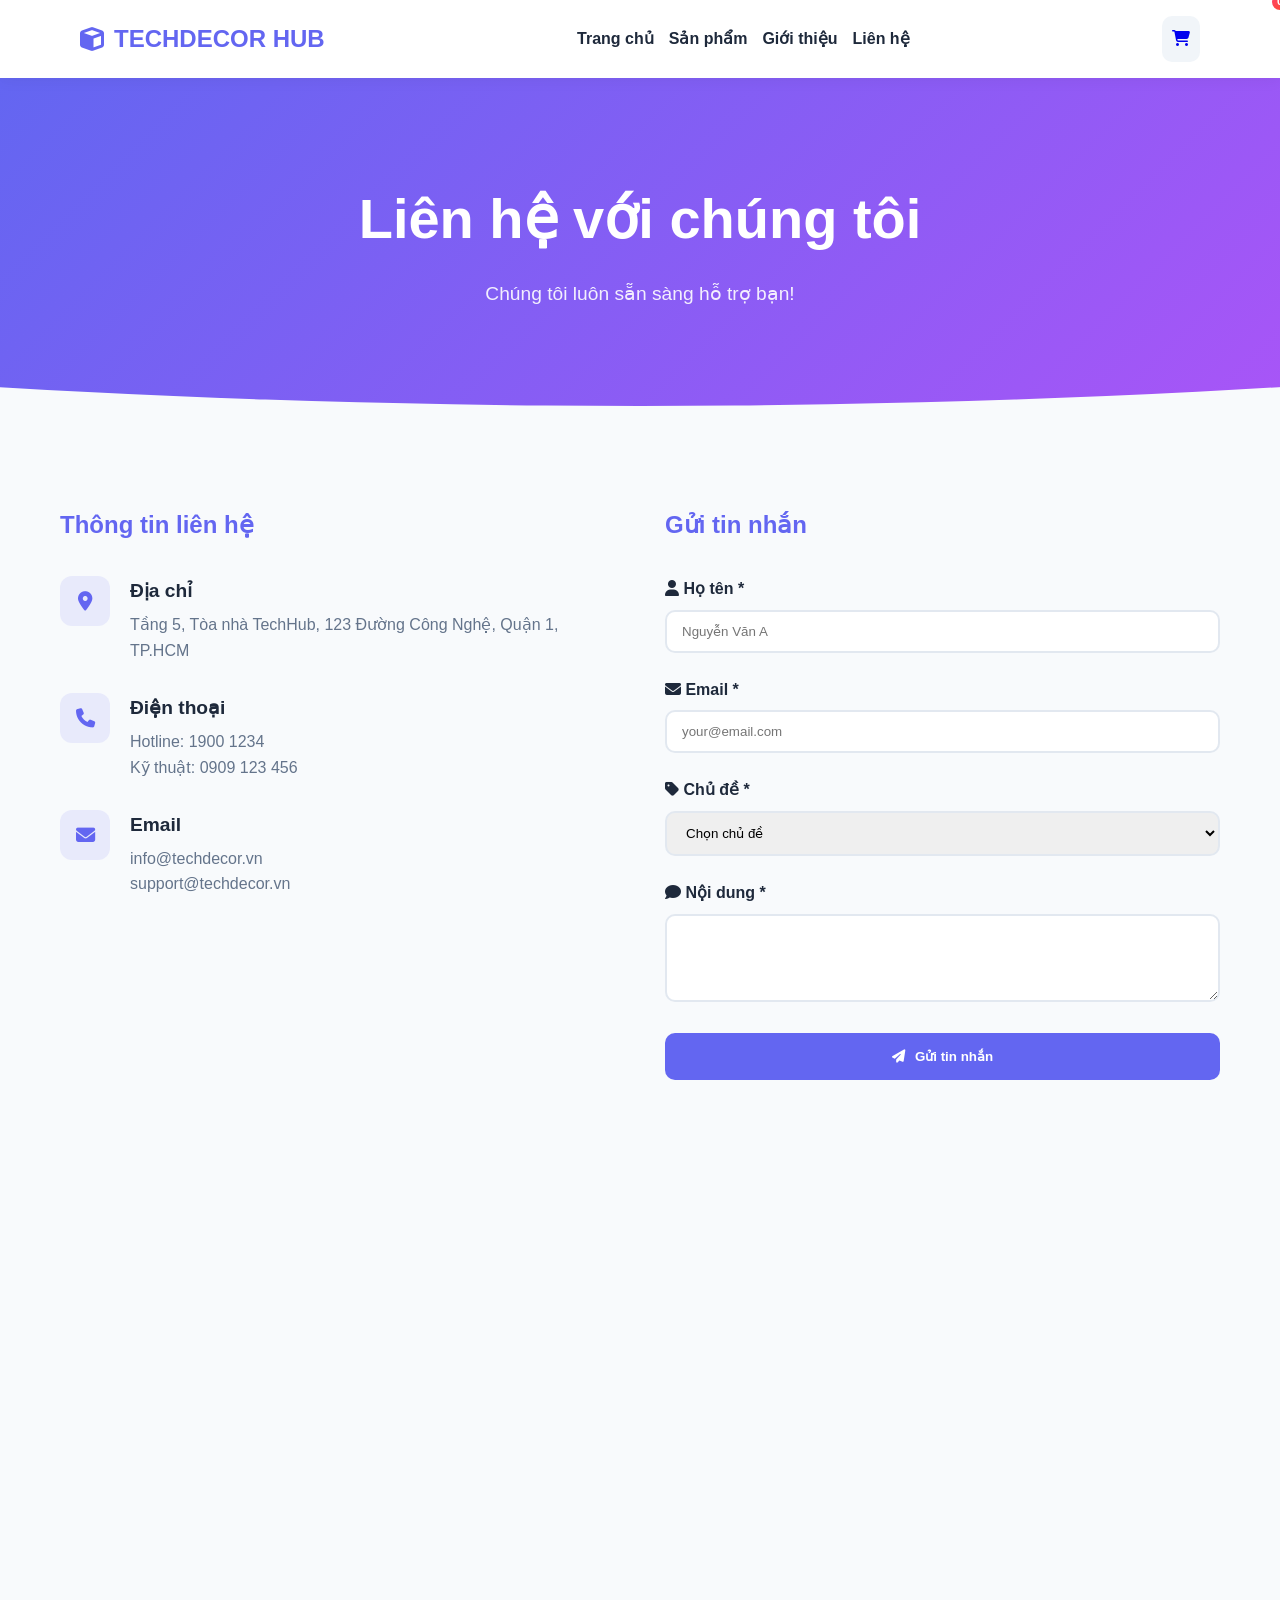
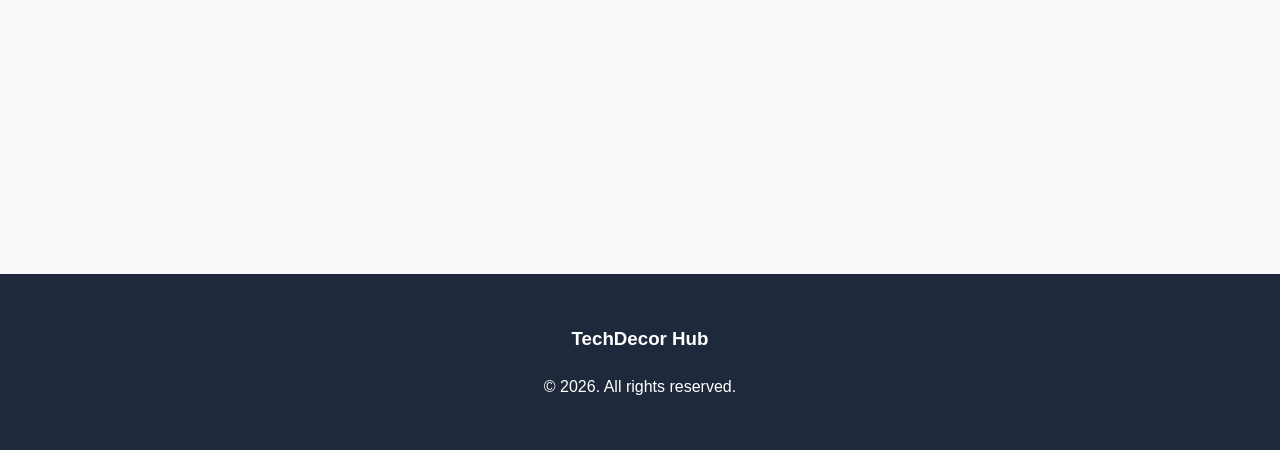
<file: contact.html>
<!DOCTYPE html>
<html lang="vi">
<head>
    <meta charset="UTF-8">
    <meta name="viewport" content="width=device-width, initial-scale=1.0">
    <title>Liên hệ - TechDecor Hub</title>
    <link rel="stylesheet" href="style.css">
    <link rel="stylesheet" href="https://cdnjs.cloudflare.com/ajax/libs/font-awesome/6.4.0/css/all.min.css">
    <link href="https://unpkg.com/aos@2.3.1/dist/aos.css" rel="stylesheet">
<style>
    :root {
        --primary: #6366f1;
        --secondary: #a855f7;
        --dark: #1e293b;
        --light: #f8fafc;
        --shadow: 0 10px 30px rgba(0,0,0,0.1);
        --radius: 16px;
        --gray: #64748b;
    }

    /* FIX: Căn giữa toàn bộ nội dung */
    .container {
        max-width: 1200px;
        margin: 0 auto;
        padding: 0 20px;
        width: 100%;
    }

    .contact-hero {
        background: linear-gradient(135deg, var(--primary), var(--secondary));
        color: white;
        padding: 6rem 2rem;
        text-align: center;
        clip-path: ellipse(150% 100% at 50% 0%);
    }

    .contact-hero h1 {
        font-size: 3.5rem;
        font-weight: 800;
        margin-bottom: 1rem;
    }

    /* Grid layout */
    .contact-grid {
        display: grid;
        grid-template-columns: 1fr 1fr;
        gap: 50px;
        margin-top: 50px;
        align-items: start;
    }

    /* FIX: Căn giữa phần Thông tin liên hệ */
    .contact-item {
        display: flex;
        align-items: flex-start;
        gap: 20px;
        margin-bottom: 30px;
    }

    .contact-icon {
        width: 50px;
        height: 50px;
        background: rgba(99, 102, 241, 0.1);
        color: var(--primary);
        border-radius: 12px;
        display: flex;
        align-items: center;
        justify-content: center;
        font-size: 1.2rem;
        flex-shrink: 0;
    }

    .contact-details h3 {
        font-size: 1.2rem;
        margin-bottom: 5px;
        color: var(--dark);
    }

    .contact-details p {
        color: var(--gray);
        line-height: 1.6;
    }

    /* Form & Input */
    .form-group { margin-bottom: 1.5rem; }
    .form-group label { display: block; margin-bottom: 0.5rem; font-weight: 600; color: var(--dark); }
    .form-group input, .form-group select, .form-group textarea {
        width: 100%; padding: 12px 15px; border: 2px solid #e2e8f0; border-radius: 10px; transition: all 0.3s;
    }
    .form-group input:focus, .form-group textarea:focus {
        border-color: var(--primary); box-shadow: 0 0 0 4px rgba(99, 102, 241, 0.1); outline: none;
    }

    .btn-block {
        width: 100%; background: var(--primary); color: white; border: none; padding: 1rem;
        border-radius: 10px; font-weight: 700; cursor: pointer; transition: 0.3s;
        display: flex; align-items: center; justify-content: center; gap: 10px;
    }
    .btn-block:hover { background: var(--dark); transform: translateY(-2px); }

    /* FIX: FAQ - Ẩn câu trả lời mặc định */
    .faq-answer {
        max-height: 0;
        overflow: hidden;
        transition: max-height 0.3s ease-out;
    }
    .faq-item.active .faq-answer {
        max-height: 200px;
        padding-top: 10px;
    }

    /* Responsive */
    @media (max-width: 768px) {
        .contact-grid { grid-template-columns: 1fr; }
        .contact-hero h1 { font-size: 2.5rem; }
    }
</style>
</head>
<body>
    <header class="header">
        <div class="container">
            <nav class="navbar">
                <a href="index.html" class="logo"><i class="fas fa-cube"></i><span>TechDecor Hub</span></a>
                <ul class="nav-menu">
                    <li><a href="index.html">Trang chủ</a></li>
                    <li><a href="products.html">Sản phẩm</a></li>
                    <li><a href="about.html">Giới thiệu</a></li>
                    <li><a href="contact.html" class="active">Liên hệ</a></li>
                </ul>
                <div class="nav-actions">
                    <a href="cart.html" class="cart-icon"><i class="fas fa-shopping-cart"></i><span class="cart-count">0</span></a>
                </div>
            </nav>
        </div>
    </header>

    <section class="contact-hero">
        <div class="container">
            <h1>Liên hệ với chúng tôi</h1>
            <p style="font-size: 1.2rem; opacity: 0.9;">Chúng tôi luôn sẵn sàng hỗ trợ bạn!</p>
        </div>
    </section>

    <main class="container" style="padding-top: 50px; padding-bottom: 50px;">
        <div class="contact-grid">
            <div class="contact-info" data-aos="fade-right">
                <h2 style="color: var(--primary); margin-bottom: 2rem;">Thông tin liên hệ</h2>
                
                <div class="contact-item">
                    <div class="contact-icon"><i class="fas fa-map-marker-alt"></i></div>
                    <div class="contact-details">
                        <h3>Địa chỉ</h3>
                        <p>Tầng 5, Tòa nhà TechHub, 123 Đường Công Nghệ, Quận 1, TP.HCM</p>
                    </div>
                </div>
                
                <div class="contact-item">
                    <div class="contact-icon"><i class="fas fa-phone"></i></div>
                    <div class="contact-details">
                        <h3>Điện thoại</h3>
                        <p>Hotline: 1900 1234<br>Kỹ thuật: 0909 123 456</p>
                    </div>
                </div>
                
                <div class="contact-item">
                    <div class="contact-icon"><i class="fas fa-envelope"></i></div>
                    <div class="contact-details">
                        <h3>Email</h3>
                        <p>info@techdecor.vn<br>support@techdecor.vn</p>
                    </div>
                </div>
            </div>
            
            <div class="contact-form" data-aos="fade-left">
                <h2 style="color: var(--primary); margin-bottom: 2rem;">Gửi tin nhắn</h2>
                <form id="contactForm">
                    <div class="form-group">
                        <label><i class="fas fa-user"></i> Họ tên *</label>
                        <input type="text" id="name" placeholder="Nguyễn Văn A" required>
                    </div>
                    <div class="form-group">
                        <label><i class="fas fa-envelope"></i> Email *</label>
                        <input type="email" id="email" placeholder="your@email.com" required>
                    </div>
                    <div class="form-group">
                        <label><i class="fas fa-tag"></i> Chủ đề *</label>
                        <select id="subject" required>
                            <option value="">Chọn chủ đề</option>
                            <option value="Tư vấn">Tư vấn sản phẩm</option>
                            <option value="Hỗ trợ">Hỗ trợ kỹ thuật</option>
                        </select>
                    </div>
                    <div class="form-group">
                        <label><i class="fas fa-comment"></i> Nội dung *</label>
                        <textarea id="message" rows="4" required></textarea>
                    </div>
                    <button type="submit" class="btn-block">
                        <i class="fas fa-paper-plane"></i> Gửi tin nhắn
                    </button>
                </form>
            </div>
        </div>

        <div class="map-container" data-aos="fade-up" style="margin-top: 50px; border-radius: 20px; overflow: hidden; box-shadow: var(--shadow);">
            <iframe 
            src="https://www.google.com/maps/embed?pb=!1m18!1m12!1m3!1d3919.2134323792966!2d106.65028181012734!3d10.794958858808224!2m3!1f0!2f0!3f0!3m2!1i1024!2i768!4f13.1!3m3!1m2!1s0x3175293586e4796f%3A0x975beb3d4db0f601!2zNzEgWHXDom4gSOG7k25nLCBQaMaw4budbmcgNCwgVMOibiBCw6xuaCwgVGjDoG5oIHBo4buRIEjhu5MgQ2jDrSBNaW5oIDcwMDAwLCBWaeG7h3QgTmFt!5e0!3m2!1svi!2s!4v1772114636043!5m2!1svi!2s" width="100%" height="450" style="border:0;" allowfullscreen="" loading="lazy" referrerpolicy="no-referrer-when-downgrade"></iframe>
            
        </div>

        <div class="faq-section" style="margin-top: 50px;" data-aos="fade-up">
            <h2 style="text-align: center; color: var(--primary); margin-bottom: 30px;">Câu hỏi thường gặp</h2>
            <div class="faq-item" style="background: white; padding: 20px; border-radius: 12px; box-shadow: var(--shadow); cursor: pointer;">
                <div class="faq-question" style="display: flex; justify-content: space-between; align-items: center;">
                    <h3 style="margin:0; font-size: 1.1rem;">Thời gian giao hàng là bao lâu?</h3>
                    <i class="fas fa-chevron-down"></i>
                </div>
                <div class="faq-answer">
                    <p>Nội thành TP.HCM nhận hàng trong 1-2 ngày. Các tỉnh khác từ 3-5 ngày.</p>
                </div>
            </div>
            </div>
    </main>

    <footer class="footer" style="background: var(--dark); color: white; padding: 50px 0; margin-top: 50px;">
        <div class="container">
            <div style="text-align: center;">
                <h3>TechDecor Hub</h3>
                <p>© 2026. All rights reserved.</p>
            </div>
        </div>
    </footer>

    <script src="https://unpkg.com/aos@2.3.1/dist/aos.js"></script>
    <script>
        document.addEventListener('DOMContentLoaded', function() {
            AOS.init();
            
            // FAQ Toggle
            const faqItems = document.querySelectorAll('.faq-item');
            faqItems.forEach(item => {
                item.addEventListener('click', () => {
                    item.classList.toggle('active');
                    // Xoay icon
                    const icon = item.querySelector('.fa-chevron-down');
                    icon.style.transform = item.classList.contains('active') ? 'rotate(180deg)' : 'rotate(0)';
                });
            });

            // Form Submit
            document.getElementById('contactForm').addEventListener('submit', function(e) {
                e.preventDefault();
                alert('Cảm ơn bạn! Chúng tôi đã nhận được tin nhắn.');
                this.reset();
            });
        });
    </script>
</body>
</html>
</file>
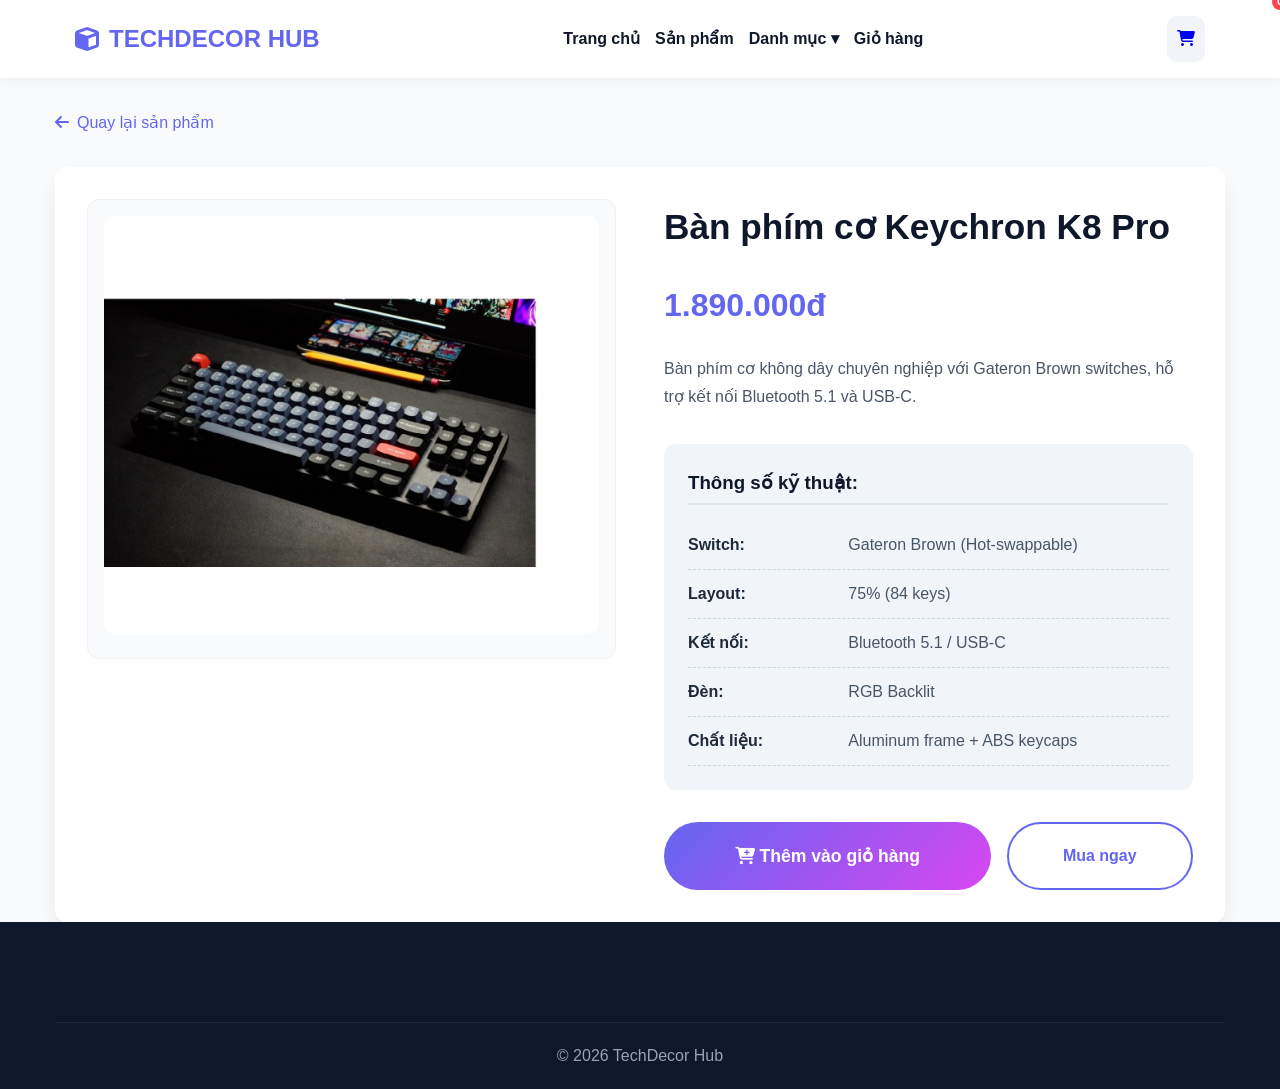
<file: product-detail.html>
<!DOCTYPE html>
<html lang="vi">
<head>
    <meta charset="UTF-8">
    <meta name="viewport" content="width=device-width, initial-scale=1.0">
    <title>Chi tiết sản phẩm - TechDecor Hub</title>
    <link rel="stylesheet" href="style.css">
    <link rel="stylesheet" href="https://cdnjs.cloudflare.com/ajax/libs/font-awesome/6.4.0/css/all.min.css">
</head>
<body>
    <header class="header">
        <div class="container">
            <nav class="navbar">
                <a href="index.html" class="logo">
                    <i class="fas fa-cube"></i>
                    <span>TechDecor Hub</span>
                </a>
                <ul class="nav-menu">
                    <li><a href="index.html">Trang chủ</a></li>
                    <li><a href="products.html">Sản phẩm</a></li>
                    <li class="dropdown">
                        <a href="#">Danh mục ▾</a>
                        <div class="dropdown-menu">
                            <a href="products.html?category=keyboard">⌨️ Bàn phím cơ</a>
                            <a href="products.html?category=monitor">🖥️ Màn hình</a>
                            <a href="products.html?category=mouse">🖱️ Chuột</a>
                            <a href="products.html?category=chair">💺 Ghế</a>
                            <a href="products.html?category=accessory">🔌 Phụ kiện</a>
                        </div>
                    </li>
                    <li><a href="cart.html">Giỏ hàng</a></li>
                </ul>
                <div class="nav-actions">
                    <a href="cart.html" class="cart-icon">
                        <i class="fas fa-shopping-cart"></i>
                        <span class="cart-count">0</span>
                    </a>
                </div>
            </nav>
        </div>
    </header>

    <div class="container">
        <a href="products.html" style="display: inline-flex; align-items: center; gap: 0.5rem; margin: 2rem 0; color: var(--primary); text-decoration: none;">
            <i class="fas fa-arrow-left"></i> Quay lại sản phẩm
        </a>
        
        <div id="productDetail">
            <!-- Chi tiết sản phẩm sẽ được load bằng JS -->
        </div>
    </div>

    <footer class="footer">
        <div class="container">
            <p class="copyright">&copy; 2026 TechDecor Hub</p>
        </div>
    </footer>

    <script src="script.js"></script>
    <script>
            document.addEventListener('DOMContentLoaded', function() {
                // 1. Cập nhật số lượng giỏ hàng ngay khi vừa vào trang
                if (typeof updateCartIcon === 'function') {
                    updateCartIcon();
                }

                const urlParams = new URLSearchParams(window.location.search);
                // Lấy ID từ localStorage nếu trên URL không có (để khớp với trang chủ)
                const productId = urlParams.get('id') || localStorage.getItem('selectedProductId') || 1;
                
            const products = [
                {
                    id: 1,
                    name: "Bàn phím cơ Keychron K8 Pro",
                    category: "keyboard",
                    price: 1890000,
                    description: "Bàn phím cơ không dây chuyên nghiệp với Gateron Brown switches, hỗ trợ kết nối Bluetooth 5.1 và USB-C.",
                    features: ["Hot-swappable switches", "RGB Backlit", "Bluetooth 5.1", "84 keys layout", "Aluminum frame"],
                    image: "images/products/keyboard1.jpg",
                    specs: {
                        "Switch": "Gateron Brown (Hot-swappable)",
                        "Layout": "75% (84 keys)",
                        "Kết nối": "Bluetooth 5.1 / USB-C",
                        "Đèn": "RGB Backlit",
                        "Chất liệu": "Aluminum frame + ABS keycaps"
                    }
                },
                {
                    id: 2,
                    name: "Màn hình Dell Ultrasharp U2720Q",
                    category: "monitor",
                    price: 8500000,
                    description: "Màn hình 27 inch 4K UHD với độ chính xác màu 99% sRGB, hoàn hảo cho thiết kế và chỉnh sửa video.",
                    features: ["4K UHD (3840x2160)", "IPS Panel", "USB-C 90W", "HDR400", "99% sRGB"],
                    image: "images/products/monitor1.jpg",
                    specs: {
                        "Kích thước": "27 inch",
                        "Độ phân giải": "4K UHD (3840x2160)",
                        "Panel": "IPS",
                        "Tần số quét": "60Hz",
                        "Cổng kết nối": "USB-C, HDMI, DisplayPort"
                    }
                },
                {
                    "id": 3,
                    "name": "Ghế công thái học Ergohuman",
                    "category": "chair",
                    "price": 4990000,
                    "description": "Ghế công thái học Ergohuman - Thiết kế hỗ trợ cột sống, siêu êm ái, điều chỉnh đa hướng cho tư thế thoải mái cả ngày.",
                    "features": [
                        "Điều chỉnh độ cao linh hoạt",
                        "Tựa đầu và tựa lưng có thể nghiêng",
                        "Hỗ trợ cột sống toàn diện",
                        "Chất liệu lưới thoáng khí",
                        "Bánh xe 360° chống trầy sàn"
                    ],
                    "image": "images/products/chair1.jpg",
                    "specs": {
                        "Chất liệu": "Lưới thoáng khí + Khung nhôm đúc",
                        "Kích thước": "W 70cm x D 74cm x H 120–132cm",
                        "Trọng lượng": "~24 kg",
                        "Tải trọng tối đa": "120 kg",
                        "Màu sắc": "Đen / Xám",
                        "Bảo hành": "12 tháng chính hãng",
                        "Điều chỉnh": "Độ cao ghế, độ nghiêng lưng, hỗ trợ thắt lưng"
                    }
                },
                {
                    id: 4,
                    name: "Chuột Logitech MX Master 3S",
                    category: "monitor",
                    price: 2190000,
                    description: "Chuột không dây Bluetooth Logitech MX Master 3s - Yên tĩnh, 8K DPI, Cuộn siêu nhanh, sạc USB-C",
                    features: ["8000 DPI", "Darkfield cao cấp", "Quiet Clicks", "MagSpeed 1000/s", "Logi Bolt USB receiver"],
                    image: "images/products/mouse1.jpg",
                    specs: {
                        "Kích thước": "~124.9 mm x 84.3 mm x 51mm",
                        "Trọng lượng": "~141 g",
                        "Pin": "70 ngày sau mỗi lần sạc",
                        "Chuyển đổi máy": "Easy-Switch"
                    }
                }
            ];
            
            const product = products.find(p => p.id == productId) || products[0];
            
            document.getElementById('productDetail').innerHTML = `
                <div style="display: grid; grid-template-columns: 1fr 1fr; gap: 3rem; background: white; padding: 2rem; border-radius: var(--radius); box-shadow: var(--shadow); align-items: start;">
                    <div style="background: #f8fafc; border-radius: var(--radius); padding: 1rem; border: 1px solid #edf2f7;">
                        <img src="${product.image}" alt="${product.name}" style="width: 100%; height: auto; border-radius: 10px; object-fit: contain;" onerror="this.src='https://placehold.co/600x400?text=Sản+Phẩm+Tech'">
                    </div>
                    
                    <div>
                        <h1 style="font-size: 2.2rem; color: var(--dark);">${product.name}</h1>
                        <div style="font-size: 2rem; font-weight: 800; color: #6366f1; margin: 1.5rem 0;">
                            ${product.price.toLocaleString('vi-VN')}đ
                        </div>
                        
                        <p style="margin: 1.5rem 0; line-height: 1.8; color: #4a5568;">${product.description}</p>
                        
                        <div style="margin: 2rem 0; background: #f1f5f9; padding: 1.5rem; border-radius: 12px;">
                            <h3 style="margin-bottom: 1rem; border-bottom: 2px solid #e2e8f0; padding-bottom: 5px;">Thông số kỹ thuật:</h3>
                            ${Object.entries(product.specs).map(([key, value]) => `
                                <div style="display: flex; padding: 0.7rem 0; border-bottom: 1px dashed #cbd5e1;">
                                    <div style="flex: 1; font-weight: 600; color: #1e293b;">${key}:</div>
                                    <div style="flex: 2; color: #475569;">${value}</div>
                                </div>
                            `).join('')}
                        </div>
                        
                        <div style="display: flex; gap: 1rem; margin-top: 2rem;">
                            <button class="btn btn-primary" onclick="handleAddToCart(${product.id}, '${product.name}', ${product.price}, '${product.image}')" style="flex: 2; padding: 1.2rem; font-size: 1.1rem; border-radius: 50px;">
                                <i class="fas fa-cart-plus"></i> Thêm vào giỏ hàng
                            </button>
                            <a href="cart.html" class="btn btn-outline" style="flex: 1; padding: 1.2rem; text-align:center; border-radius: 50px;">
                                Mua ngay
                            </a>
                        </div>
                    </div>
                </div>
            `;
        });

        // Hàm xử lý riêng để không bị lỗi 127.0.0.1 hiển thị xấu xí
        function handleAddToCart(id, name, price, image) {
            // Gọi hàm addToCart từ file script.js (nếu có)
            if (typeof addToCart === 'function') {
                addToCart(id, name, price, image);
            } else {
                // Nếu không có script.js, dùng tạm logic này
                let cart = JSON.parse(localStorage.getItem('techdecor_cart')) || [];
                const idx = cart.findIndex(i => i.id === id);
                if (idx > -1) cart[idx].quantity++;
                else cart.push({ id, name, price, image, quantity: 1 });
                localStorage.setItem('techdecor_cart', JSON.stringify(cart));
                
                // Cập nhật số trên Header ngay lập tức
                const countSpan = document.querySelector('.cart-count');
                if(countSpan) {
                    const total = cart.reduce((s, i) => s + i.quantity, 0);
                    countSpan.textContent = total;
                    countSpan.style.display = 'flex';
                }
                alert("✅ Đã thêm sản phẩm vào giỏ!");
            }
        }
    </script>
</body>
</html>
</file>
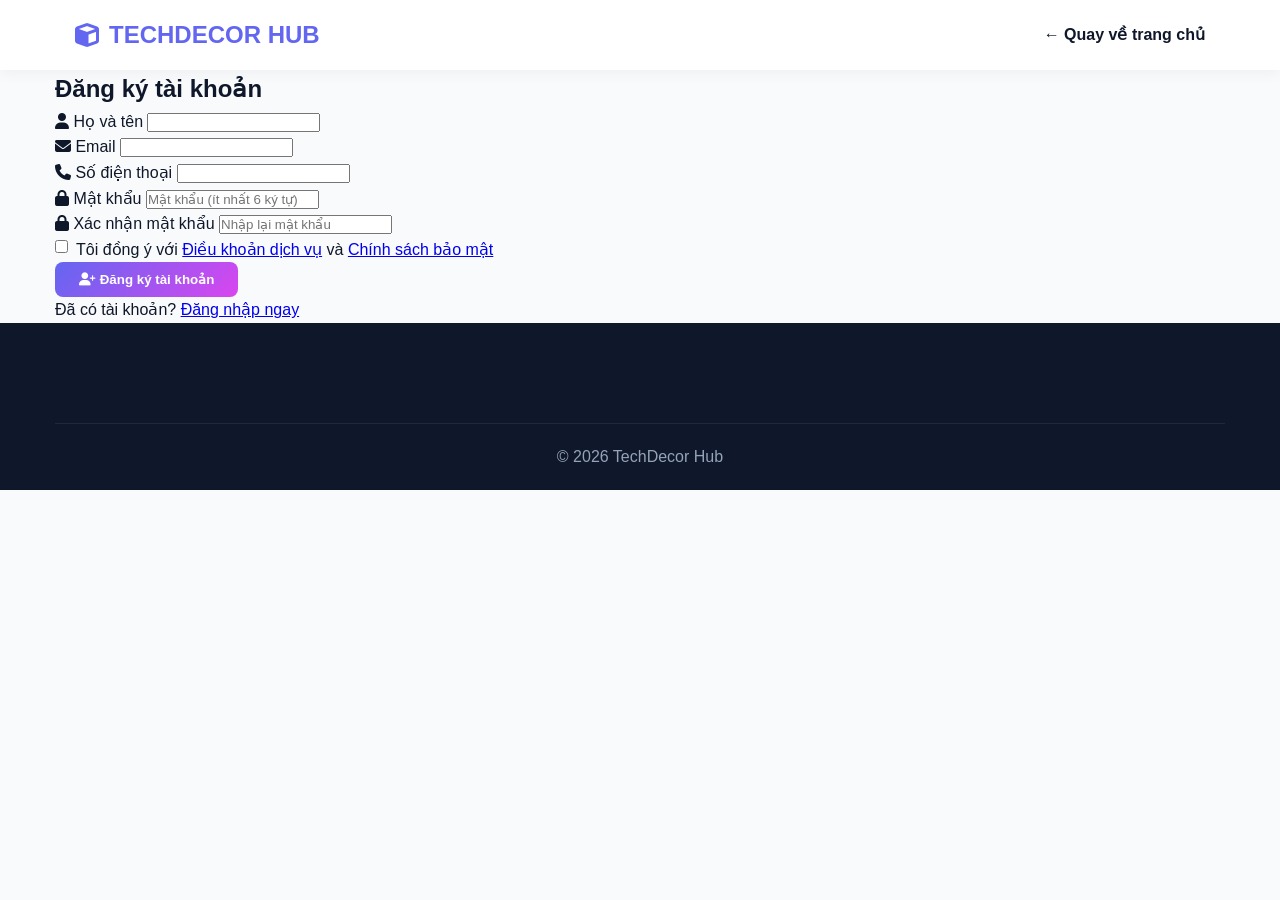
<file: register.html>
<!DOCTYPE html>
<html lang="vi">
<head>
    <meta charset="UTF-8">
    <meta name="viewport" content="width=device-width, initial-scale=1.0">
    <title>Đăng ký - TechDecor Hub</title>
    <link rel="stylesheet" href="style.css">
    <link rel="stylesheet" href="https://cdnjs.cloudflare.com/ajax/libs/font-awesome/6.4.0/css/all.min.css">
</head>
<body>
    <header class="header">
        <div class="container">
            <nav class="navbar">
                <a href="index.html" class="logo">
                    <i class="fas fa-cube"></i>
                    <span>TechDecor Hub</span>
                </a>
                <ul class="nav-menu">
                    <li><a href="index.html">← Quay về trang chủ</a></li>
                </ul>
            </nav>
        </div>
    </header>

    <div class="container">
        <div class="form-container">
            <h2 class="text-center mb-2">Đăng ký tài khoản</h2>
            
            <form id="registerForm">
                <div class="form-group">
                    <label for="fullname">
                        <i class="fas fa-user"></i> Họ và tên
                    </label>
                    <input type="text" id="fullname" placeholder="" required>
                </div>
                
                <div class="form-group">
                    <label for="email">
                        <i class="fas fa-envelope"></i> Email
                    </label>
                    <input type="email" id="email" placeholder="" required>
                </div>
                
                <div class="form-group">
                    <label for="phone">
                        <i class="fas fa-phone"></i> Số điện thoại
                    </label>
                    <input type="tel" id="phone" placeholder="" required>
                </div>
                
                <div class="form-group">
                    <label for="password">
                        <i class="fas fa-lock"></i> Mật khẩu
                    </label>
                    <input type="password" id="password" placeholder="Mật khẩu (ít nhất 6 ký tự)" required minlength="6">
                </div>
                
                <div class="form-group">
                    <label for="confirmPassword">
                        <i class="fas fa-lock"></i> Xác nhận mật khẩu
                    </label>
                    <input type="password" id="confirmPassword" placeholder="Nhập lại mật khẩu" required>
                </div>
                
                <div class="form-group">
                    <label style="display: flex; align-items: start; gap: 0.5rem;">
                        <input type="checkbox" required style="margin-top: 0.2rem;">
                        <span>Tôi đồng ý với <a href="#">Điều khoản dịch vụ</a> và <a href="#">Chính sách bảo mật</a></span>
                    </label>
                </div>
                
                <div class="form-actions">
                    <button type="submit" class="btn btn-primary btn-block">
                        <i class="fas fa-user-plus"></i> Đăng ký tài khoản
                    </button>
                </div>
                
                <p class="text-center mt-2">
                    Đã có tài khoản? <a href="login.html">Đăng nhập ngay</a>
                </p>
            </form>
        </div>
    </div>

    <footer class="footer">
        <div class="container">
            <p class="copyright">&copy; 2026 TechDecor Hub</p>
        </div>
    </footer>

    <script src="script.js"></script>
    <script>
        document.getElementById('registerForm').addEventListener('submit', function(e) {
            e.preventDefault();
            
            const password = document.getElementById('password').value;
            const confirmPassword = document.getElementById('confirmPassword').value;
            
            if (password !== confirmPassword) {
                showNotification('Mật khẩu xác nhận không khớp!', 'error');
                return;
            }
            
            showNotification('Đăng ký thành công! Chuyển hướng...', 'success');
            setTimeout(() => {
                window.location.href = 'login.html';
            }, 1500);
        });
    </script>
</body>
</html>
</file>
<file: style.css>
/* ===== 1. BIẾN & THIẾT LẬP CHUNG ===== */
:root {
    --primary: #6366f1;       /* Tím Indigo hiện đại */
    --primary-dark: #4f46e5;
    --accent: #d946ef;        /* Tím hồng Neon */
    --dark: #0f172a;          /* Màu nền tối sâu */
    --light-bg: #f8fafc;
    --white: #ffffff;
    --text-gray: #64748b;
    --gradient: linear-gradient(135deg, #6366f1 0%, #d946ef 100%);
    --shadow: 0 10px 25px -5px rgba(0, 0, 0, 0.1);
    --radius: 12px;
}

* { margin: 0; padding: 0; box-sizing: border-box; }
body {
    font-family: 'Segoe UI', Roboto, sans-serif;
    background-color: var(--light-bg);
    color: var(--dark);
    line-height: 1.6;
}
.container { max-width: 1200px; margin: 0 auto; padding: 0 20px; }

/* ===== 2. HEADER & NAVIGATION (Làm mới) ===== */
.header {
    background: rgba(255, 255, 255, 0.9);
    backdrop-filter: blur(10px);
    box-shadow: 0 2px 15px rgba(0,0,0,0.05);
    position: sticky; top: 0; z-index: 1000;
}
.navbar {
    display: flex;
    justify-content: space-between;
    align-items: center;
    max-width: 1200px;
    margin: 0 auto;
    padding: 1rem 20px;
    width: 100%;
}
.logo {
    display: flex; align-items: center; gap: 10px;
    font-size: 1.5rem; font-weight: 800; color: var(--primary);
    text-decoration: none; text-transform: uppercase;
}
.nav-menu {
    display: flex;
    list-style: none;
    gap: 15px; /* Giảm khoảng cách để không bị tràn */
    margin: 0;
    padding: 0;
}
.nav-actions {
    display: flex;
    align-items: center;
    gap: 15px;
}

.auth-buttons {
    display: flex;
    gap: 10px;
}

.btn {
    white-space: nowrap; /* Ngăn chữ trong nút bị xuống dòng */
    padding: 8px 16px;
}
.nav-menu a {
    text-decoration: none; color: var(--dark); font-weight: 600;
    padding: 0.5rem 1rem; border-radius: var(--radius); transition: 0.3s;
}

.nav-menu a:hover { color: var(--primary); background: #f1f5f9; }

/* Dropdown Menu */
.dropdown { position: relative; }
.dropdown-menu {
    position: absolute; top: 100%; left: 0; background: white;
    min-width: 220px; box-shadow: var(--shadow); border-radius: var(--radius);
    padding: 10px 0; display: none; border: 1px solid #eee;
}
.dropdown:hover .dropdown-menu { display: block; }
.dropdown-menu a { display: block; padding: 10px 20px; border-radius: 0; }

/* ===== 3. NÚT BẤM (Gộp từ các phần lẻ) ===== */
.btn {
    padding: 10px 24px; border-radius: 8px; font-weight: 600;
    cursor: pointer; transition: 0.3s; text-decoration: none;
    display: inline-block; border: none; text-align: center;
}
.btn-primary {
    background: var(--gradient); color: white;
}
.btn-primary:hover {
    transform: translateY(-2px); box-shadow: 0 5px 15px rgba(99, 102, 241, 0.4);
}
.btn-outline {
    border: 2px solid var(--primary); color: var(--primary); background: transparent;
}

/* ===== 4. CARD SẢN PHẨM (Chuẩn hóa cho toàn bộ trang) ===== */
/* Chia cột chuẩn: Tự động xuống dòng khi màn hình nhỏ */
.product-card:hover {
    transform: translateY(-8px); box-shadow: var(--shadow);
}
.product-image {
    height: 220px; width: 100%; overflow: hidden; background: #f8fafc;
}
.product-image img {
    width: 100%; height: 100%; object-fit: cover;
}
.product-info { padding: 20px; text-align: center; }
.product-price {
    font-size: 1.25rem; font-weight: 800; color: var(--primary); margin: 10px 0;
}

/* ===== 5. GIỎ HÀNG & ADMIN (Giữ lại logic cũ nhưng làm đẹp hơn) ===== */
.cart-item {
    display: flex; align-items: center; padding: 15px;
    background: white; border-radius: var(--radius);
    margin-bottom: 15px; box-shadow: 0 2px 5px rgba(0,0,0,0.05);
}
.cart-count {
    position: absolute; top: -8px; right: -10px;
    background: var(--accent); color: white; border-radius: 50%;
    width: 20px; height: 20px; font-size: 11px;
    display: flex; align-items: center; justify-content: center;
}
.admin-table {
    width: 100%; border-collapse: collapse; background: white;
    border-radius: var(--radius); overflow: hidden;
}
.admin-table th { background: #f1f5f9; padding: 15px; text-align: left; }
.admin-table td { padding: 15px; border-bottom: 1px solid #f1f5f9; }

/* ===== 6. FOOTER ===== */
.footer {
    background: var(--dark); color: #94a3b8; padding: 60px 0 20px;
}
.footer h3, .footer h4 { color: white; margin-bottom: 20px; }
.footer a { color: #94a3b8; text-decoration: none; transition: 0.3s; }
.footer a:hover { color: var(--primary); }
.copyright { border-top: 1px solid #1e293b; margin-top: 40px; padding-top: 20px; text-align: center; }

/* ===== 7. RESPONSIVE ===== */
@media (max-width: 768px) {
    .nav-menu { display: none; } /* Cần thêm JS để mở menu mobile */
    .products-grid { grid-template-columns: 1fr 1fr; }
}
/* Nâng cấp ô chứa danh mục */
.dropdown-menu {
    border-top: 3px solid #6366f1 !important; /* Thêm viền màu ở trên đỉnh */
    border-radius: 12px !important;
    padding: 10px !important;
    min-width: 250px !important;
    box-shadow: 0 15px 35px rgba(0,0,0,0.2) !important;
}

/* Hiệu ứng cho từng dòng sản phẩm trong danh mục */
.dropdown-menu a {
    padding: 12px 20px !important;
    border-radius: 8px !important;
    color: #475569 !important;
    font-weight: 500;
    display: flex !important;
    align-items: center;
    gap: 12px;
    transition: all 0.3s cubic-bezier(0.4, 0, 0.2, 1) !important;
}

/* Khi di chuột vào: Đổi màu nền Gradient và nhích nhẹ */
.dropdown-menu a:hover {
    background: linear-gradient(135deg, #6366f1 0%, #a855f7 100%) !important;
    color: white !important;
    padding-left: 25px !important; /* Tạo cảm giác nhích sang phải */
}
/* Hiệu ứng gạch chân cho menu chính */
.nav-menu li a {
    position: relative;
    padding: 10px 0;
}

.nav-menu li a::after {
    content: '';
    position: absolute;
    bottom: 0;
    left: 0;
    width: 0;
    height: 2px;
    background: #6366f1;
    transition: width 0.3s ease;
}

.nav-menu li a:hover::after {
    width: 100%; /* Đường gạch sẽ chạy dài ra khi hover */
}
.cart-icon {
    background: #f1f5f9;
    padding: 10px;
    border-radius: 10px;
    transition: 0.3s;
}

.cart-icon:hover {
    background: #e2e8f0;
    transform: scale(1.1);
}

.cart-count {
    background: linear-gradient(135deg, #ff416c 0%, #ff4b2b 100%) !important; /* Màu đỏ cam nổi bật */
    color: white;
    font-weight: bold;
    border: 2px solid white;
}
/* =========================================
   CẤU HÌNH PHẦN HERO (BANNER ẢNH NỀN MỜ)
   ========================================= */
.hero {
    position: relative; /* Cần thiết để làm lớp nền mờ */
    min-height: 600px;
    display: flex;
    align-items: center;
    justify-content: center;
    text-align: center;
    color: #ffffff;
    overflow: hidden; /* Ngăn phần mờ tràn ra ngoài */
    margin-bottom: 50px;
}

/* Lớp giả tạo ảnh nền mờ */
.hero::before {
    content: "";
    position: absolute;
    top: 0; left: 0; right: 0; bottom: 0;
    
    /* Chèn ảnh của bạn */
    background: linear-gradient(rgba(15, 23, 42, 0.6), rgba(15, 23, 42, 0.6)), 
                url('images/banners/hero-bg.jpg') center/cover no-repeat;
    
    filter: blur(6px); /* ĐỘ MỜ: Chỉnh số này cao hơn nếu muốn mờ nữa */
    transform: scale(1.1); /* Phóng to nhẹ để không bị lộ viền trắng khi mờ */
    z-index: 1;
}

/* Đảm bảo chữ và nội dung nằm TRÊN lớp mờ */
.hero .container {
    position: relative;
    z-index: 2;
    max-width: 900px;
}

.hero h1 {
    font-size: 3.5rem;
    font-weight: 850;
    margin-bottom: 20px;
    line-height: 1.2;
    text-transform: uppercase;
    background: linear-gradient(to right, #ffffff, #a5a6ff);
    background-clip: text;
    -webkit-background-clip: text;
    -webkit-text-fill-color: transparent;
    /* Đổ bóng chữ để nhìn rõ hơn trên nền mờ */
    filter: drop-shadow(0 5px 15px rgba(0,0,0,0.4));
}

.hero p {
    font-size: 1.4rem;
    margin-bottom: 35px;
    color: #e2e8f0;
    max-width: 650px;
    margin-left: auto;
    margin-right: auto;
    text-shadow: 1px 1px 5px rgba(0,0,0,0.5);
}

.hero .btn-primary {
    display: inline-block;
    padding: 16px 45px;
    font-size: 1.1rem;
    font-weight: 600;
    border-radius: 50px;
    background: linear-gradient(135deg, #6366f1 0%, #a855f7 100%);
    border: none;
    color: white !important;
    text-decoration: none;
    transition: all 0.3s ease;
    box-shadow: 0 10px 20px rgba(99, 102, 241, 0.3);
}

.hero .btn-primary:hover {
    transform: translateY(-3px);
    box-shadow: 0 15px 25px rgba(99, 102, 241, 0.4);
}
/*css about
/* 1. Định nghĩa khung chứa để mọi thứ nằm giữa */
.container {
    max-width: 1200px; /* Độ rộng tối đa của trang */
    margin: 0 auto;    /* CĂN GIỮA KHỐI: Lệnh quan trọng nhất */
    padding: 0 15px;
    width: 100%;
}

/* 2. Chia cột cho Đội ngũ (Fix lỗi bay sang trái) */
.team-grid {
    display: grid; /* Kích hoạt chế độ lưới */
    grid-template-columns: repeat(auto-fit, minmax(280px, 1fr)); /* Tự chia cột đều nhau */
    gap: 30px; /* Khoảng cách giữa các cột */
    justify-content: center; /* Căn giữa các cột */
}

/* 3. Căn giữa nội dung bên trong từng thẻ thành viên */
.team-member {
    text-align: center; /* Đưa chữ và icon vào giữa thẻ */
    padding: 30px;
    background: #fff;
    border-radius: 15px;
    box-shadow: 0 5px 15px rgba(0,0,0,0.05);
}

/* 4. Căn giữa Avatar tròn */
.member-avatar {
    margin: 0 auto 15px auto; /* Căn giữa vòng tròn avatar */
    display: flex;
    align-items: center;
    justify-content: center;
}
/* Căn giữa toàn bộ khối giá trị cốt lõi */
.values-grid {
    display: grid;
    /* Chia làm 3 cột đều nhau, nếu màn hình nhỏ tự nhảy dòng */
    grid-template-columns: repeat(auto-fit, minmax(280px, 1fr)); 
    gap: 30px;
    margin-top: 2rem;
    justify-content: center; /* Căn giữa các cột */
}

/* Căn giữa nội dung bên trong từng ô giá trị */
.value-card {
    background: #fff;
    padding: 40px 25px;
    border-radius: 15px;
    text-align: center; /* Quan trọng: Đưa icon, chữ và mô tả vào giữa */
    box-shadow: 0 10px 30px rgba(0,0,0,0.05);
    transition: 0.3s;
    border: 1px solid #f1f5f9;
}

.value-card:hover {
    transform: translateY(-10px);
    border-color: #6366f1;
}

/* Căn giữa Icon */
.value-icon {
    font-size: 3rem;
    color: #6366f1;
    margin-bottom: 1.5rem;
    display: block;
    text-align: center;
}
/* Khối bao ngoài cùng để chia 3 cột */
.stats-container {
    display: grid;
    grid-template-columns: repeat(auto-fit, minmax(200px, 1fr));
    gap: 20px;
    margin: 3rem 0;
}

/* Từng ô thống kê nhỏ */
.stat-item {
    background: linear-gradient(135deg, var(--primary), var(--secondary));
    color: white;
    padding: 30px 20px;
    border-radius: var(--radius);
    text-align: center; /* QUAN TRỌNG: Đưa cả số và chữ vào giữa ô */
    transition: transform 0.3s ease;
}

.stat-item:hover {
    transform: translateY(-5px);
}

/* Định dạng con số */
.stat-number {
    font-size: 2.5rem;
    font-weight: 800;
    margin-bottom: 5px;
    display: block;
}

/* Định dạng dòng chữ bên dưới con số */
.stat-item p {
    margin: 0;
    font-size: 1rem;
    opacity: 0.9;
    font-weight: 500;
}
</file>
